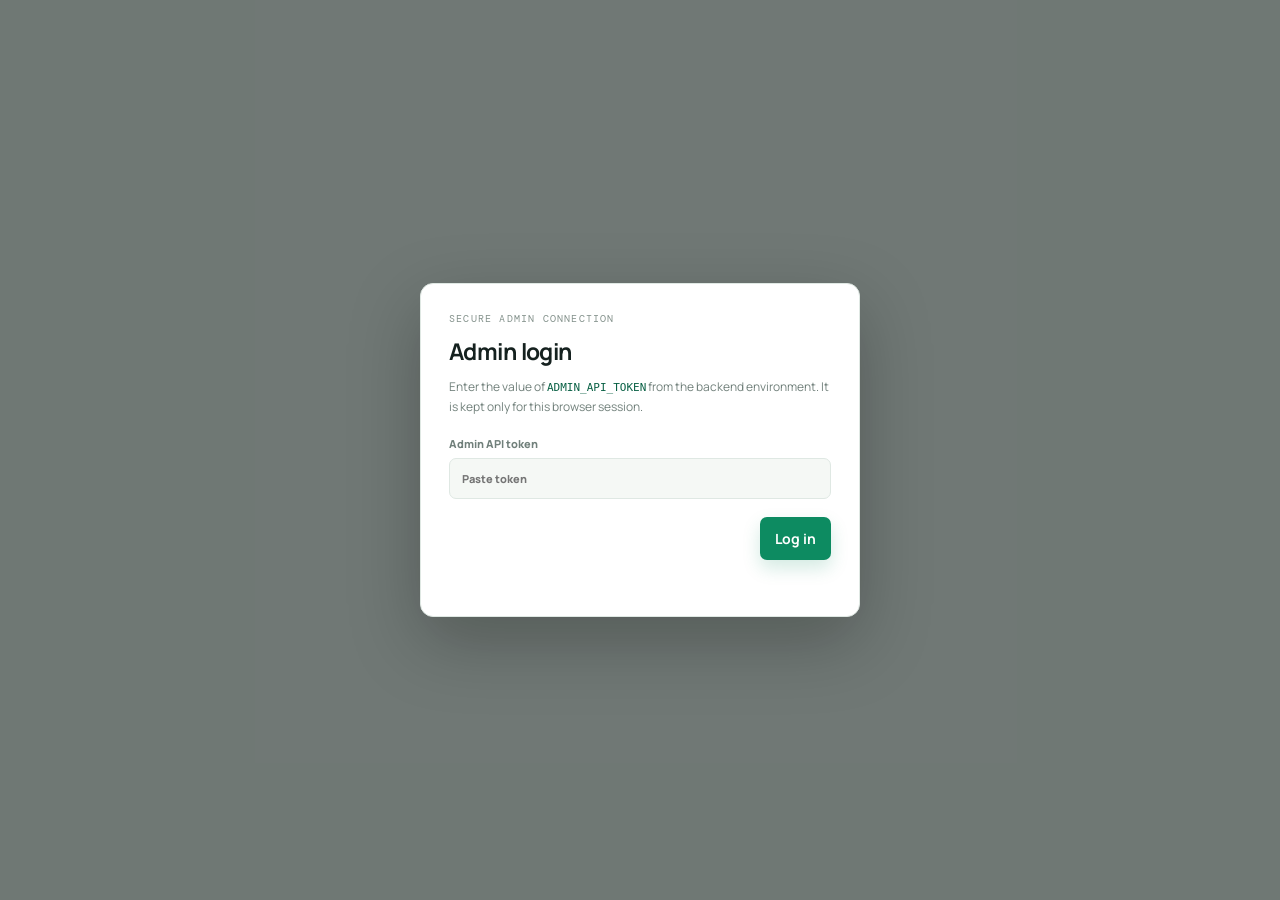
<file: admin/index.html>
<!doctype html>
<html lang="en">
<head>
    <meta charset="utf-8">
    <meta name="viewport" content="width=device-width, initial-scale=1">
    <meta name="robots" content="noindex, nofollow">
    <meta name="description" content="WIMPS operations dashboard">
    <link rel="icon" href="/favicon.ico">
    <link rel="icon" type="image/png" href="/logo-512.png">
    <title>WIMPS Admin</title>
    <link rel="stylesheet" href="admin.css">
    <style>
        .customer-email-form { max-width: 760px; gap: 20px; }
        .customer-email-form select,
        .customer-email-form textarea { display: block; width: 100%; margin-top: 7px; padding: 13px 14px; border: 1px solid var(--line); border-radius: 10px; background: transparent; color: var(--ink); line-height: 1.6; }
        .customer-email-form select[multiple] { min-height: 190px; }
        .customer-email-form .customer-message { min-height: 220px; resize: vertical; }
        .customer-email-form .image-attachments { border: 1px dashed var(--line); padding: 12px; border-radius: 10px; background: transparent; }
        .customer-email-form select:focus,
        .customer-email-form input:focus,
        .customer-email-form textarea:focus { border-color: var(--green); outline: 0; box-shadow: 0 0 0 3px rgba(8, 122, 85, .12); }
        .bulk-actions { display: flex; flex-wrap: wrap; gap: 10px; margin-top: 16px; }
    </style>
</head>
<body>
    <div class="app-shell">
        <aside class="sidebar" id="sidebar">
            <div class="brand-row">
                <a class="brand" href="#dashboard" data-view="dashboard"><span class="brand-mark">W</span><span>WIMPS</span></a>
                <button class="icon-button sidebar-close" id="sidebar-close" aria-label="Close navigation">&times;</button>
            </div>
            <div class="workspace-label">Operations</div>
            <nav class="side-nav" aria-label="Admin navigation">
                <a class="nav-link" href="#orders" data-view="orders"><span>02</span>Orders</a>
                <a class="nav-link" href="#bulk" data-view="bulk"><span>03</span>Bulk Purchase</a>
                <a class="nav-link" href="#comparison" data-view="comparison"><span>04</span>Provider Comparison</a>
                <a class="nav-link" href="#providers" data-view="providers"><span>05</span>Providers</a>
                <a class="nav-link" href="#checkers" data-view="checkers"><span>06</span>Result Checkers</a>
                <a class="nav-link" href="#wallets" data-view="wallets"><span>07</span>Provider Wallets</a>
                <a class="nav-link" href="#customers" data-view="customers"><span>08</span>Customers</a>
                <a class="nav-link" href="#wimp" data-view="wimp"><span>09</span>WIMP Rewards</a>
                <a class="nav-link" href="#email" data-view="email"><span>09</span>Email Customers</a>
                <a class="nav-link" href="#payments" data-view="payments"><span>09</span>Payments</a>
                <a class="nav-link" href="#activity" data-view="activity"><span>10</span>Activity</a>
                <a class="nav-link" href="#pricing" data-view="pricing"><span>11</span>Pricing</a>
                <a class="nav-link" href="#reports" data-view="reports"><span>12</span>Profit &amp; Reports</a>
                <a class="nav-link" href="#logs" data-view="logs"><span>13</span>API &amp; Webhook Logs</a>
                <a class="nav-link" href="#settings" data-view="settings"><span>14</span>Settings</a>
                <a class="nav-link" href="#audit" data-view="audit"><span>15</span>Audit Logs</a>
                <a class="nav-link" href="#retention" data-view="retention"><span>17</span>Data Retention</a>
            </nav>
            <div class="sidebar-footer">
                <div class="secure-note"><span class="status-dot"></span><span>Private workspace</span></div>
                <button class="logout-button" id="logout-button">Log out</button>
            </div>
        </aside>

        <div class="sidebar-scrim" id="sidebar-scrim"></div>
        <main class="main-content">
            <header class="topbar">
                <button class="icon-button menu-toggle" id="menu-toggle" aria-label="Open navigation">&#9776;</button>
                <div class="topbar-context"><span class="eyebrow">WIMPS CONTROL ROOM</span><strong id="view-title">Dashboard</strong></div>
                <div class="topbar-actions">
                    <label class="search-box"><span>Search</span><input id="global-search" type="search" placeholder="Orders, phones, references"></label>
                    <button class="icon-button theme-toggle" id="theme-toggle" aria-label="Toggle dark mode">◐</button>
                    <button class="notification-button" id="notification-button" aria-label="Notifications"><span>!</span><b>3</b></button>
                    <button class="connect-api-button" id="connect-api-button" type="button">Connect API</button>
                    <button class="profile-chip" id="profile-button"><span class="avatar">AD</span><span><strong>Admin</strong><small>Operations</small></span></button>
                </div>
            </header>

            <section class="view active" data-panel="dashboard">
                <div class="page-heading"><div><p class="eyebrow">MONDAY, 14 SEPTEMBER 2026</p><h1>Good morning, Admin.</h1><p class="muted">A clear view of sales, delivery, and provider health.</p></div><button class="primary-button" data-action="refresh">Refresh data <span>↻</span></button></div>
                <div class="notice-bar warning"><span class="notice-icon">!</span><div><strong>Provider credentials need attention</strong><p>Configure DataMart to load live prices and purchases.</p></div><button class="text-button" data-view="providers">Review providers</button></div>
                <div class="metric-grid">
                    <article class="metric-card accent"><div class="metric-label">Today's sales</div><strong class="metric-value" id="today-sales">GH₵ —</strong><p class="metric-foot">Verified transactions</p></article>
                    <article class="metric-card"><div class="metric-label">Today's profit</div><strong class="metric-value" id="today-profit">GH₵ —</strong><p class="metric-foot">Provider cost and fees</p></article>
                    <article class="metric-card"><div class="metric-label">Today's orders</div><strong class="metric-value" id="today-orders">—</strong><p class="metric-foot">Purchase transactions</p></article>
                    <article class="metric-card"><div class="metric-label">Successful</div><strong class="metric-value" id="successful-orders">—</strong><p class="metric-foot">All-time successful</p></article>
                    <article class="metric-card"><div class="metric-label">Pending</div><strong class="metric-value" id="pending-orders">—</strong><p class="metric-foot">Awaiting fulfilment</p></article>
                    <article class="metric-card"><div class="metric-label">Failed</div><strong class="metric-value" id="failed-orders">—</strong><p class="metric-foot">Requires review</p></article>
                    <article class="metric-card" id="total-users-card"><div class="metric-label">Total customers</div><strong class="metric-value" id="total-users-value">—</strong><p class="metric-foot" id="total-users-status">Admin API connection required</p><button class="metric-action" id="connect-users-button" type="button">Connect</button></article>
                </div>
                <div class="dashboard-grid">
                    <article class="panel chart-panel"><div class="panel-heading"><div><p class="eyebrow">PERFORMANCE</p><h2>Sales and profit</h2></div><select id="chart-range" aria-label="Chart range"><option value="7">Last 7 days</option><option value="30">Last 30 days</option></select></div><div class="chart-placeholder" id="sales-chart"><div class="chart-empty"><span class="chart-line"></span><strong>Connect the admin API to load analytics</strong><p>Verified order sales and profit will appear here.</p></div></div></article>
                </div>
                <div class="dashboard-grid lower-grid"><article class="panel"><div class="panel-heading"><div><p class="eyebrow">ORDER FLOW</p><h2>Recent orders</h2></div><button class="text-button" data-view="orders">Open orders</button></div><div class="recent-orders" id="recent-orders"><div class="empty-state compact"><span class="empty-icon">↗</span><strong>Connect the admin API to load orders</strong><p>Recent verified orders will appear here.</p></div></div></article><article class="panel"><div class="panel-heading"><div><p class="eyebrow">NETWORK MIX</p><h2>Data sold</h2></div></div><div class="network-bars" id="network-mix"><div class="empty-state compact"><strong>Connect the admin API to load network sales</strong></div></div><p class="data-note" id="network-mix-note">Waiting for verified transaction data.</p></article></div>
            </section>

            <section class="view" data-panel="comparison"><div class="page-heading"><div><p class="eyebrow">LIVE PRICING</p><h1>Provider comparison</h1><p class="muted">Only verified provider prices and configured fees should enter the winner calculation.</p></div><button class="primary-button" data-action="refresh">Refresh prices <span>↻</span></button></div><div class="filter-row"><select id="comparison-network"><option value="">All networks</option><option value="mtn">MTN Ghana</option><option value="telecel">Telecel Ghana</option><option value="airteltigo">AirtelTigo Ghana</option></select><select id="comparison-volume"><option value="">All bundle sizes</option><option value="1">1GB</option><option value="2">2GB</option><option value="5">5GB</option><option value="10">10GB</option></select><span class="filter-status" id="comparison-updated">Last verified update: —</span></div><div class="table-panel"><div class="responsive-table"><table><thead><tr><th>Network / bundle</th><th>Reseller</th><th>RemaData</th><th>DataMart</th><th>Total cost</th><th>Winner</th><th>Selling price</th><th>Profit</th></tr></thead><tbody id="comparison-body"><tr><td colspan="8"><div class="empty-state"><span class="empty-icon">◇</span><strong>Comparison data unavailable</strong><p>Provider keys and live bundle endpoints are required before prices can be shown.</p></div></td></tr></tbody></table></div></div></section>

            <section class="view" data-panel="providers"><div class="page-heading"><div><p class="eyebrow">PROVIDER MANAGEMENT</p><h1>Providers</h1><p class="muted">Connection state is based on configured server-side credentials.</p></div><button class="secondary-button" data-action="test-providers">Test connections</button></div><div class="provider-grid"><article class="provider-card offline"><div class="provider-top"><span class="provider-badge reseller">R</span><span class="connection offline">Not configured</span></div><h2>Reseller</h2><p>ResellerXpress data plans and order processing.</p><dl><div><dt>API key</dt><dd>Missing</dd></div><div><dt>Balance</dt><dd>Unavailable</dd></div><div><dt>Priority</dt><dd>Secondary</dd></div></dl><div class="provider-actions"><button class="secondary-button" data-view="settings">Configure</button></div></article><article class="provider-card offline"><div class="provider-top"><span class="provider-badge rema">R</span><span class="connection offline">Not configured</span></div><h2>RemaData</h2><p>Official RemaData bundle and purchase adapter.</p><dl><div><dt>API key</dt><dd>Missing</dd></div><div><dt>Balance</dt><dd>Unavailable via API</dd></div><div><dt>Priority</dt><dd>Secondary</dd></div></dl><div class="provider-actions"><button class="secondary-button" data-view="settings">Configure</button></div></article><article class="provider-card offline"><div class="provider-top"><span class="provider-badge datamart">D</span><span class="connection offline">Not configured</span></div><h2>DataMart GH</h2><p>Live bundle packages and wallet purchases from DataMart.</p><dl><div><dt>API key</dt><dd>Missing</dd></div><div><dt>Balance</dt><dd>Unavailable via API</dd></div><div><dt>Priority</dt><dd>Primary</dd></div></dl><div class="provider-actions"><button class="secondary-button" data-view="settings">Configure</button></div></article></div></section>

            <section class="view" data-panel="checkers"><div class="page-heading"><div><p class="eyebrow">DATAMART PRODUCTS</p><h1>Result checkers</h1><p class="muted">Review WAEC and BECE card stock before selling.</p></div><button class="primary-button" id="load-checkers-button" type="button">Refresh stock <span>↻</span></button></div><div class="checker-grid" id="checker-products"><div class="panel empty-state"><strong>Connect the admin API to load checker stock</strong><p>DataMart checker products will appear here.</p></div></div></section>

<section class="view" data-panel="wallets"><div class="page-heading"><div><p class="eyebrow">FINANCIAL OVERVIEW</p><h1>Provider wallets</h1><p class="muted">Balances are read from documented provider APIs. Funding providers requires their supported top-up endpoint.</p></div><button class="primary-button" data-action="refresh">Refresh all balances <span>↻</span></button></div><div class="wallet-grid"><article class="wallet-card" data-wallet-provider="paystack"><span class="provider-badge paystack">P</span><div><h2>Paystack</h2><p>Available Paystack account balance.</p></div><strong>GH₵ —</strong><small>Refresh to retrieve</small></article><article class="wallet-card" data-wallet-provider="resellerxpress"><span class="provider-badge reseller">R</span><div><h2>Reseller</h2><p>Balance endpoint available through backend.</p></div><strong>GH₵ —</strong><small>Refresh to retrieve</small></article><article class="wallet-card" data-wallet-provider="remadata"><span class="provider-badge rema">R</span><div><h2>RemaData</h2><p>Balance endpoint available when key is configured.</p></div><strong>GH₵ —</strong><small>Refresh to retrieve</small></article><article class="wallet-card" data-wallet-provider="datamart"><span class="provider-badge datamart">D</span><div><h2>DataMart GH</h2><p>Shared wallet for data and checker products.</p></div><strong>GH₵ —</strong><small>Refresh to retrieve</small></article></div></section>

            <section class="view" data-panel="pricing"><div class="page-heading"><div><p class="eyebrow">REVENUE CONTROL</p><h1>Handling fees</h1><p class="muted">Set your profit separately for each network. Checkout uses the provider bundle price plus this fee.</p></div><button class="primary-button" data-action="save-settings">Save settings</button></div><div class="settings-grid"><form class="panel settings-form" id="pricing-form"><label class="switch-label">Automatic provider selection <input name="autoProvider" type="checkbox" checked><span class="switch"></span></label></form><article class="panel formula-panel"><p class="eyebrow">CURRENT FORMULA</p><h2>Provider price + handling fee</h2><p>Users pay the original provider bundle amount plus the handling fee set for its network.</p><div class="formula"><span>Provider price</span><b>+</b><span>Handling fee</span><b>=</b><strong>Checkout total</strong></div></article></div></section>

            <section class="view" data-panel="orders"><div class="page-heading"><div><p class="eyebrow">FULFILMENT</p><h1>Orders</h1><p class="muted">Search and filter customer delivery states.</p></div><button class="secondary-button" data-action="export-orders">Export CSV</button></div><div class="filter-row"><input id="orders-search" class="filter-input" placeholder="Search order, phone, reference"><select id="orders-status"><option value="">All statuses</option><option value="pending">Pending</option><option value="completed">Success</option><option value="failed">Failed</option></select><select id="orders-network"><option value="">All networks</option><option value="mtn">MTN</option><option value="telecel">Telecel</option><option value="airteltigo">AirtelTigo</option></select></div><div class="table-panel"><div class="responsive-table"><table><thead><tr><th>Order</th><th>Customer / phone</th><th>Bundle</th><th>Provider</th><th>Amount</th><th>Status</th><th>Date</th></tr></thead><tbody id="orders-body"><tr><td colspan="7"><div class="empty-state"><span class="empty-icon">↗</span><strong>No orders loaded</strong><p>Connect an authenticated admin orders endpoint to view customer orders.</p></div></td></tr></tbody></table></div></div></section>

            <section class="view" data-panel="bulk"><div class="page-heading"><div><p class="eyebrow">OPERATIONS</p><h1>Bulk purchase</h1><p class="muted">Prepare a validated batch before payment and delivery.</p></div></div><div class="bulk-layout"><form class="panel bulk-form"><label>Network<select id="bulk-network"><option value="mtn">MTN Ghana</option><option value="telecel">Telecel Ghana</option><option value="airteltigo">AirtelTigo Ghana</option></select></label><label>Bundle<select id="bulk-bundle"><option value="">Choose a live bundle</option></select><small class="field-help">Bundles come from configured provider APIs.</small></label><label>Phone numbers<textarea placeholder="Paste one Ghana number per line"></textarea></label><button type="button" class="primary-button" data-action="validate-bulk">Validate numbers</button></form><article class="panel bulk-summary"><p class="eyebrow">BATCH SUMMARY</p><h2>Waiting for validation</h2><div class="summary-line"><span>Valid numbers</span><strong>—</strong></div><div class="summary-line"><span>Duplicates</span><strong>—</strong></div><div class="summary-line"><span>Total cost</span><strong>GH₵ —</strong></div><div class="summary-line"><span>Expected profit</span><strong>GH₵ —</strong></div><button type="button" class="secondary-button" disabled>Pay with Paystack</button></article></div></section>

            <section class="view" data-panel="reports"><div class="page-heading"><div><p class="eyebrow">REPORTING</p><h1>Profit &amp; reports</h1><p class="muted">Actual profit requires payment, provider cost, fees, and refunds.</p></div><button class="secondary-button" data-action="export">Export report</button></div><div class="metric-grid"><article class="metric-card"><div class="metric-label">Daily profit</div><strong class="metric-value">GH₵ —</strong><p class="metric-foot">Waiting for order data</p></article><article class="metric-card"><div class="metric-label">Weekly profit</div><strong class="metric-value">GH₵ —</strong><p class="metric-foot">Waiting for order data</p></article><article class="metric-card"><div class="metric-label">Monthly profit</div><strong class="metric-value">GH₵ —</strong><p class="metric-foot">Waiting for order data</p></article></div><div class="panel report-note"><h2>Profit formula</h2><p>Actual profit = amount paid − provider cost − provider fees − payment fees − refunds.</p></div></section>

            <section class="view generic-view" data-panel="customers"><div class="page-heading"><div><p class="eyebrow">CUSTOMER CARE</p><h1>Customers</h1><p class="muted">Authenticated customer directory.</p></div></div><div class="table-panel"><div class="responsive-table"><table><thead><tr><th>Name</th><th>Email</th><th>Balance</th><th>Referrals</th><th>Referral credit</th><th>Member since</th><th>Actions</th></tr></thead><tbody id="customers-body"><tr><td colspan="7"><div class="empty-state"><span class="empty-icon">◎</span><strong>Connect the admin API</strong><p>Use the dashboard Connect button to load customers.</p></div></td></tr></tbody></table></div></div></section>

            <section class="view generic-view" data-panel="wimp"><div class="page-heading"><div><p class="eyebrow">LOYALTY CONTROLS</p><h1>WIMP Rewards</h1><p class="muted">Promotional points only. They are not money, electronic money, cryptocurrency, or an investment.</p></div><button class="primary-button" id="wimp-refresh-button" type="button">Refresh WIMP data</button></div><div class="settings-grid"><form class="panel settings-form" id="wimp-settings-form"><label class="switch-label">Rewards enabled <input name="enabled" type="checkbox"><span class="switch"></span></label><label class="switch-label">Redemption enabled <input name="redemptionEnabled" type="checkbox"><span class="switch"></span></label><label class="switch-label">Auto-complete pending orders <input name="autoCompleteEnabled" type="checkbox"><span class="switch"></span></label><label>Auto-complete after (hours)<input name="autoCompleteHours" type="number" min="1" max="168" step="1" required></label><label>Reward per completed purchase<input name="rewardPerCompletedPurchase" type="number" min="0" step="0.01" required></label><label>Minimum WIMP redemption<input name="minimumRedemption" type="number" min="0" step="0.01" required></label><label>Maximum discount per order<input name="maximumDiscount" type="number" min="0" step="0.01" required></label><button class="primary-button" type="submit">Save WIMP settings</button></form><form class="panel settings-form" id="wimp-token-form"><h2>Platform token controls</h2><label class="switch-label">Token enabled <input name="tokenEnabled" type="checkbox"><span class="switch"></span></label><label class="switch-label">Token purchases enabled <input name="tokenPurchaseEnabled" type="checkbox"><span class="switch"></span></label><label class="switch-label">Token spending enabled <input name="tokenSpendEnabled" type="checkbox"><span class="switch"></span></label><label>Minimum purchase<input name="tokenMinPurchase" type="number" min="0" step="0.01" required></label><label>Maximum purchase<input name="tokenMaxPurchase" type="number" min="0" step="0.01" required></label><label>Minimum spend<input name="tokenMinSpend" type="number" min="0" step="0.01" required></label><label>Buy fee (%)<input name="tokenBuyFeePercent" type="number" min="0" max="100" step="0.01" required></label><label>Sell fee (%)<input name="tokenSellFeePercent" type="number" min="0" max="100" step="0.01" required></label><button class="secondary-button" type="submit">Save token rules</button></form><form class="panel settings-form" id="wimp-adjust-form"><h2>Manual adjustment</h2><label>Customer email<input name="email" type="email" required></label><label>Direction<select name="direction"><option value="credit">Credit</option><option value="debit">Debit</option></select></label><label>Amount<input name="amount" type="number" min="0.01" step="0.01" required></label><label>Reason<textarea name="reason" required maxlength="500"></textarea></label><button class="secondary-button" type="submit">Record adjustment</button></form></div><div class="table-panel"><div class="responsive-table"><table><thead><tr><th>User</th><th>Type</th><th>Amount</th><th>Balance after</th><th>Reason</th><th>Date</th></tr></thead><tbody id="wimp-transactions-body"><tr><td colspan="6">Connect the admin API to load WIMP transactions.</td></tr></tbody></table></div></div></section>

            <section class="view generic-view" data-panel="email"><div class="page-heading"><div><p class="eyebrow">CUSTOMER CARE</p><h1>Email customers</h1><p class="muted">Choose one customer, several customers, or the full customer list.</p></div></div><form class="panel settings-form customer-email-form" id="customer-email-form"><label>Choose customers <span>Use Ctrl/Cmd to select several</span><select name="recipients" multiple size="8"><option value="">Connect the admin API to load customers</option></select></label><label class="switch-label">Send to all customers <input name="allCustomers" type="checkbox"><span class="switch"></span></label><label>Subject<input name="subject" type="text" required placeholder="Subject"></label><label>Message<textarea class="customer-message" name="message" rows="10" required placeholder="Write your message here..."></textarea></label><label class="image-attachments">Attach images <small>PNG, JPG, GIF, or WebP up to 5 MB each</small><input name="attachments" type="file" accept="image/png,image/jpeg,image/gif,image/webp" multiple></label><button type="submit" class="primary-button" data-action="send-email">Send email</button></form></section>
            <section class="view generic-view" data-panel="payments"><div class="page-heading"><div><p class="eyebrow">PAYSTACK</p><h1>Payments</h1><p class="muted">Payment records from the protected transaction store.</p></div></div><div class="table-panel"><div class="responsive-table"><table><thead><tr><th>Reference</th><th>Customer</th><th>Method</th><th>Amount</th><th>Status</th><th>Date</th></tr></thead><tbody id="payments-body"><tr><td colspan="6"><div class="empty-state"><span class="empty-icon">₵</span><strong>Connect the admin API</strong><p>Payment records will load after authentication.</p></div></td></tr></tbody></table></div></div></section>
            <section class="view generic-view" data-panel="activity"><div class="page-heading"><div><p class="eyebrow">LIVE AUDIT</p><h1>Activity</h1><p class="muted">Accounts, referrals, deposits, purchases, and delivery activity.</p></div></div><div class="table-panel"><div class="responsive-table"><table><thead><tr><th>Activity</th><th>Customer</th><th>Reference / referral</th><th>Status</th><th>Date</th></tr></thead><tbody id="activity-body"><tr><td colspan="5">Connect the admin API to load activity.</td></tr></tbody></table></div></div></section>
            <section class="view generic-view" data-panel="logs"><div class="page-heading"><div><p class="eyebrow">OBSERVABILITY</p><h1>API &amp; webhook logs</h1><p class="muted">Sensitive keys and passwords are never shown here.</p></div></div><div class="panel full-empty empty-state"><span class="empty-icon">≋</span><strong>No logs loaded</strong><p>Connect secured log endpoints to inspect provider latency and webhook events.</p></div></section>
            <section class="view generic-view" data-panel="settings"><div class="page-heading"><div><p class="eyebrow">CONFIGURATION</p><h1>Settings</h1><p class="muted">Credentials belong in server environment variables, never in this browser.</p></div></div><div class="panel security-panel"><span class="lock-mark">◆</span><div><h2>Secrets stay server-side</h2><p>Provider API keys, Paystack secret keys, and SMTP credentials cannot be edited or displayed from this static frontend.</p></div><button class="secondary-button" data-action="toast">View setup guide</button></div></section>
            <section class="view generic-view" data-panel="audit"><div class="page-heading"><div><p class="eyebrow">ACCOUNTABILITY</p><h1>Audit logs</h1><p class="muted">Administrative actions should be recorded by the secured backend.</p></div></div><div class="panel full-empty empty-state"><span class="empty-icon">◌</span><strong>Audit feed unavailable</strong><p>No browser-side action can create a trusted audit trail.</p></div></section>
            <section class="view generic-view" data-panel="retention"><div class="page-heading"><div><p class="eyebrow">DATABASE MAINTENANCE</p><h1>Data retention</h1><p class="muted">Run this cleanup weekly to remove customer accounts and transaction history from the active database.</p></div></div><article class="panel retention-panel"><div><span class="eyebrow">IRREVERSIBLE ACTION</span><h2>Delete all users and transactions</h2><p>This removes every user, wallet balance, and transaction record from MongoDB or local fallback storage. It cannot be undone.</p><label class="retention-confirm-label" for="retention-confirmation">Type <strong>DELETE ALL DATA</strong> to confirm<input id="retention-confirmation" type="text" autocomplete="off" placeholder="DELETE ALL DATA"></label></div><button class="danger-button" id="purge-data-button" type="button">Delete all users and transactions</button><p class="retention-status" id="retention-status" role="status"></p></article></section>
        </main>
    </div>
    <div class="api-dialog" id="api-dialog" aria-hidden="true">
        <div class="api-dialog-card" role="dialog" aria-modal="true" aria-labelledby="api-dialog-title">
            <p class="eyebrow">SECURE ADMIN CONNECTION</p>
            <h2 id="api-dialog-title">Admin login</h2>
            <p class="muted">Enter the value of <code>ADMIN_API_TOKEN</code> from the backend environment. It is kept only for this browser session.</p>
            <label class="api-token-label" for="admin-api-token">Admin API token<input id="admin-api-token" type="password" autocomplete="off" placeholder="Paste token"></label>
            <div class="api-dialog-actions"><button class="primary-button" id="api-dialog-submit" type="button">Log in</button></div>
            <p class="api-dialog-error" id="api-dialog-error" role="alert"></p>
        </div>
    </div>
    <div class="toast" id="toast" role="status" aria-live="polite"></div>
    <script src="../config.js?v=5"></script>
    <script src="https://js.paystack.co/v1/inline.js"></script>
    <script src="admin.js?v=5"></script>
    <script>
      if ('serviceWorker' in navigator) {
        window.addEventListener('load', () => {
          navigator.serviceWorker.register('/sw.js')
            .then(reg => console.log('SW registered:', reg.scope))
            .catch(err => console.log('SW registration failed:', err));
        });
      }
    </script>
</body>
</html>
</file>
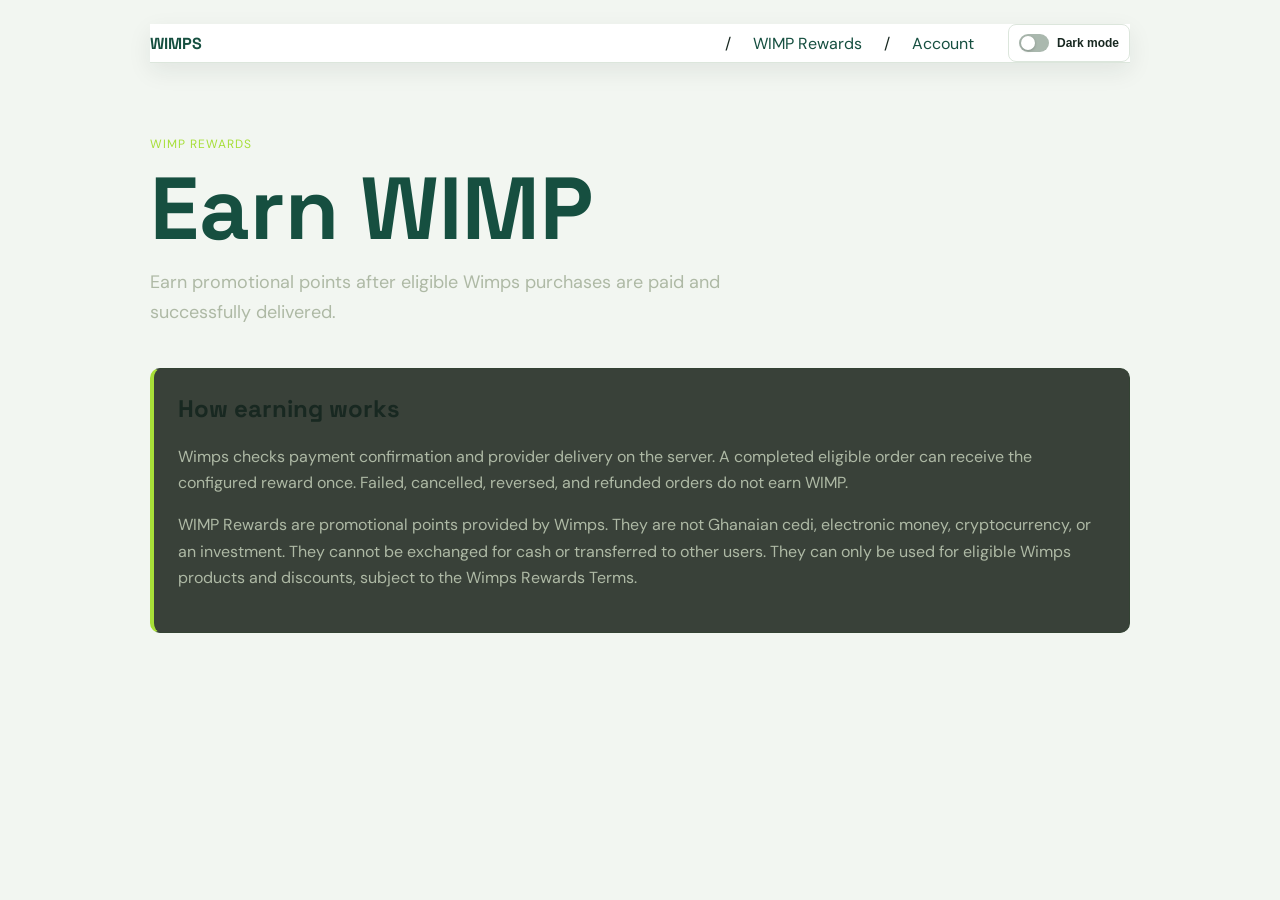
<file: wimp-earn.html>
<!doctype html>
<html lang="en-GH">
<head>
  <meta charset="utf-8">
  <meta name="viewport" content="width=device-width, initial-scale=1">
  <link rel="icon" href="/favicon.ico">
  <link rel="icon" type="image/png" href="/logo-512.png">
  <meta name="description" content="Learn how to earn WIMP Rewards on WIMPS Ghana. Earn promotional points after eligible data bundle purchases are paid and successfully delivered.">
  <meta name="robots" content="noindex, nofollow">
  <meta name="theme-color" content="#F39C12">
  <link rel="canonical" href="https://wimps.store/wimp-earn.html">
  <meta property="og:type" content="website">
  <meta property="og:image" content="https://wimps.store/og-image.png">
  <meta name="twitter:card" content="summary_large_image">
  <meta name="twitter:image" content="https://wimps.store/og-image.png">
  <title>Earn WIMP | WIMPS Ghana</title>
  <link rel="preload" as="style" href="wimp-rewards.css">
  <link rel="stylesheet" href="wimp-rewards.css">
  <link rel="stylesheet" href="responsive.css">
</head>
<body>
  <main class="rewards-shell" role="main">
    <nav role="navigation" aria-label="Breadcrumb">
      <a href="index.html">WIMPS</a>
      <span aria-hidden="true">/</span>
      <a href="wimp-rewards.html">WIMP Rewards</a>
      <span aria-hidden="true">/</span>
      <a href="account.html">Account</a>
    </nav>
    <header class="rewards-header">
      <p class="eyebrow">WIMP REWARDS</p>
      <h1>Earn WIMP</h1>
      <p>Earn promotional points after eligible Wimps purchases are paid and successfully delivered.</p>
    </header>
    <section class="notice-panel">
      <h2>How earning works</h2>
      <p>Wimps checks payment confirmation and provider delivery on the server. A completed eligible order can receive the configured reward once. Failed, cancelled, reversed, and refunded orders do not earn WIMP.</p>
      <p>WIMP Rewards are promotional points provided by Wimps. They are not Ghanaian cedi, electronic money, cryptocurrency, or an investment. They cannot be exchanged for cash or transferred to other users. They can only be used for eligible Wimps products and discounts, subject to the Wimps Rewards Terms.</p>
    </section>
  </main>
  <script src="config.js"></script>
  <script>
    if ('serviceWorker' in navigator) {
      window.addEventListener('load', () => {
        navigator.serviceWorker.register('/sw.js')
          .then(reg => console.log('SW registered:', reg.scope))
          .catch(err => console.log('SW registration failed:', err));
      });
    }
  </script>
</body>
</html>
</file>
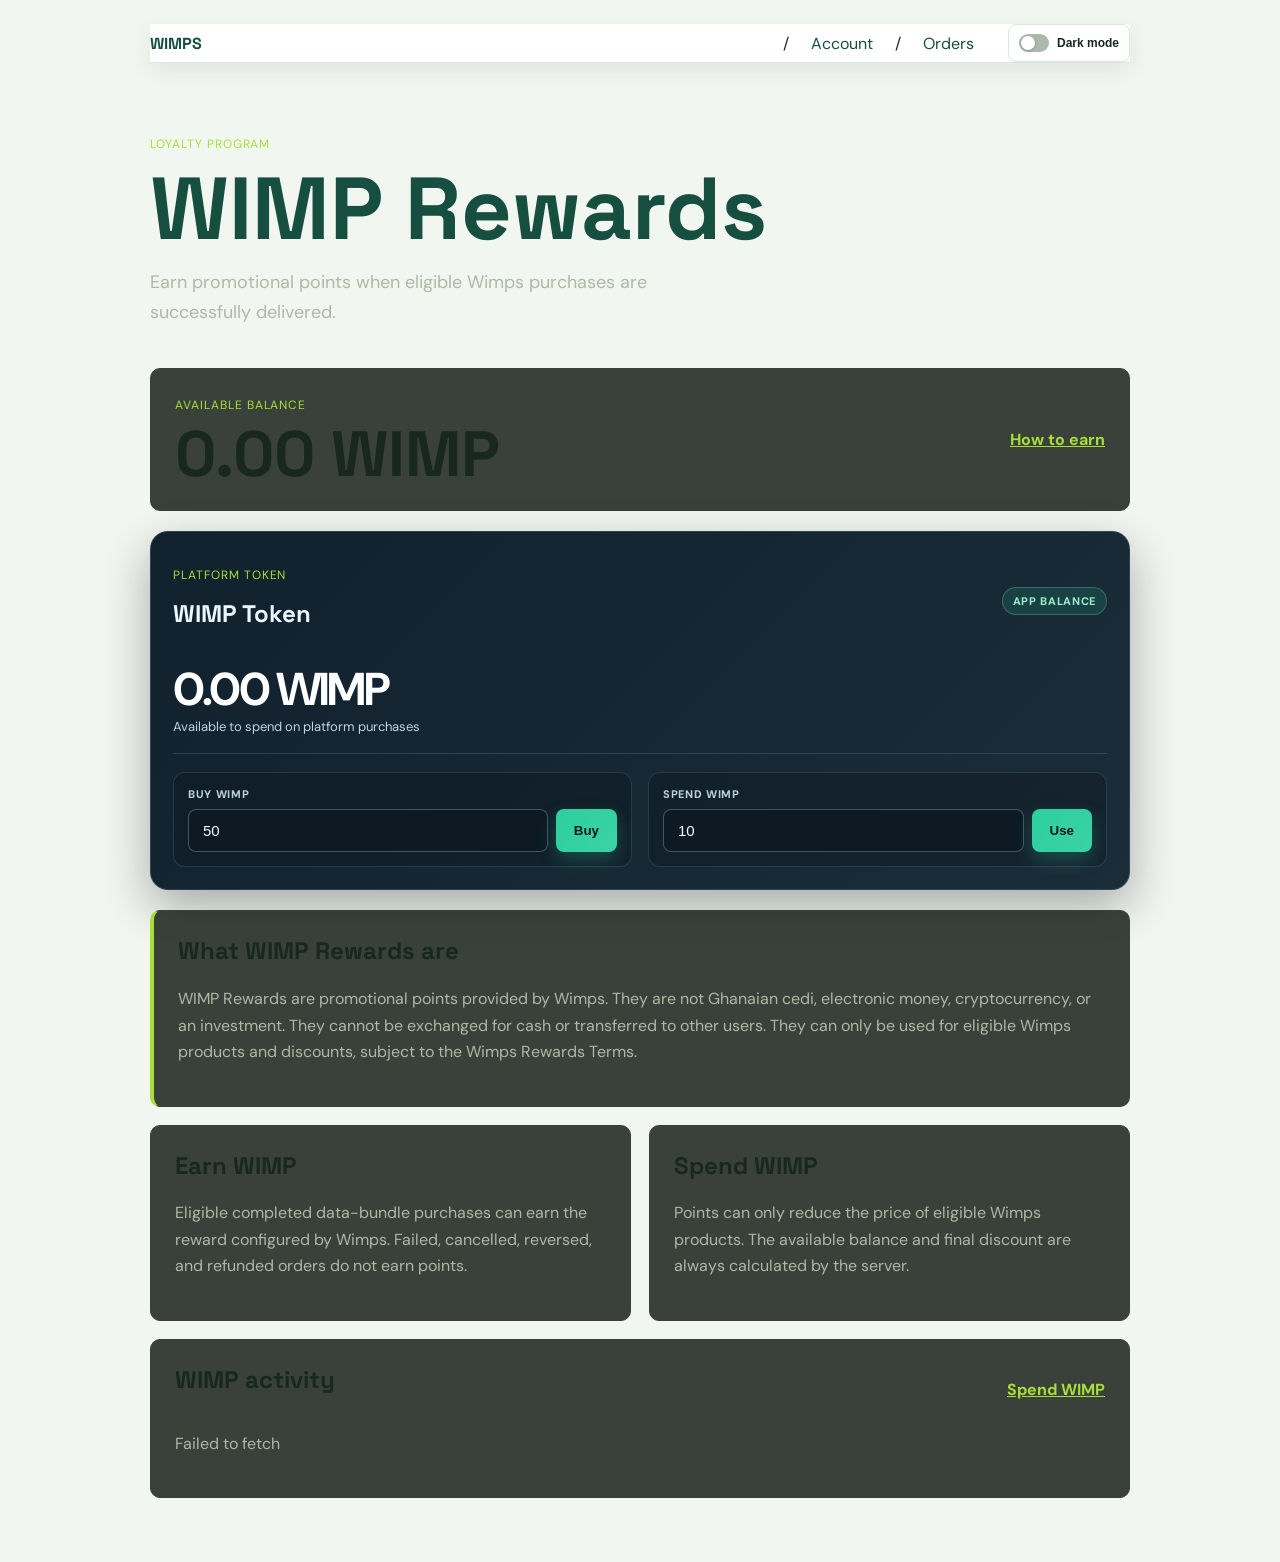
<file: wimp-rewards.html>
<!doctype html>
<html lang="en-GH">
<head>
  <meta charset="utf-8">
  <meta name="viewport" content="width=device-width, initial-scale=1">
  <link rel="icon" href="/favicon.ico">
  <link rel="icon" type="image/png" href="/logo-512.png">
  <meta name="description" content="View your WIMP Rewards balance and activity on WIMPS Ghana. Earn promotional points on eligible data bundle purchases and redeem for discounts.">
  <meta name="robots" content="noindex, nofollow">
  <meta name="theme-color" content="#F39C12">
  <link rel="canonical" href="https://wimps.store/wimp-rewards.html">
  <meta property="og:type" content="website">
  <meta property="og:image" content="https://wimps.store/og-image.png">
  <meta name="twitter:card" content="summary_large_image">
  <meta name="twitter:image" content="https://wimps.store/og-image.png">
  <title>WIMP Rewards | WIMPS Ghana</title>
  <link rel="preload" as="style" href="wimp-rewards.css">
  <link rel="stylesheet" href="wimp-rewards.css">
  <link rel="stylesheet" href="responsive.css">
</head>
<body>
  <main class="rewards-shell" role="main">
    <nav role="navigation" aria-label="Breadcrumb">
      <a href="index.html">WIMPS</a>
      <span aria-hidden="true">/</span>
      <a href="account.html">Account</a>
      <span aria-hidden="true">/</span>
      <a href="history.html">Orders</a>
    </nav>
    <header class="rewards-header">
      <p class="eyebrow">LOYALTY PROGRAM</p>
      <h1>WIMP Rewards</h1>
      <p>Earn promotional points when eligible Wimps purchases are successfully delivered.</p>
    </header>
    <section class="rewards-balance" aria-live="polite" aria-label="WIMP rewards balance">
      <div><span class="label">Available balance</span><strong id="wimp-page-balance">0.00 WIMP</strong></div>
      <a href="wimp-earn.html">How to earn</a>
    </section>

    <section class="token-card" aria-label="WIMP token balance">
      <div class="token-header">
        <div>
          <p class="eyebrow">PLATFORM TOKEN</p>
          <h2>WIMP Token</h2>
        </div>
        <span class="token-badge">App balance</span>
      </div>
      <div class="token-balance-row">
        <strong id="wimp-token-balance">0.00 WIMP</strong>
        <span>Available to spend on platform purchases</span>
      </div>
      <div class="token-actions">
        <form id="wimp-buy-form" class="token-form">
          <label for="token-buy-amount">Buy WIMP</label>
          <div class="token-input-row">
            <input id="token-buy-amount" type="number" min="1" step="1" value="50" aria-label="WIMP purchase amount">
            <button type="submit">Buy</button>
          </div>
        </form>
        <form id="wimp-spend-form" class="token-form">
          <label for="token-spend-amount">Spend WIMP</label>
          <div class="token-input-row">
            <input id="token-spend-amount" type="number" min="1" step="1" value="10" aria-label="WIMP spend amount">
            <button type="submit">Use</button>
          </div>
        </form>
      </div>
    </section>
    <section class="notice-panel">
      <h2>What WIMP Rewards are</h2>
      <p>WIMP Rewards are promotional points provided by Wimps. They are not Ghanaian cedi, electronic money, cryptocurrency, or an investment. They cannot be exchanged for cash or transferred to other users. They can only be used for eligible Wimps products and discounts, subject to the Wimps Rewards Terms.</p>
    </section>
    <section class="rules-grid">
      <article><h2>Earn WIMP</h2><p>Eligible completed data-bundle purchases can earn the reward configured by Wimps. Failed, cancelled, reversed, and refunded orders do not earn points.</p></article>
      <article><h2>Spend WIMP</h2><p>Points can only reduce the price of eligible Wimps products. The available balance and final discount are always calculated by the server.</p></article>
    </section>
    <section class="ledger-panel">
      <div class="section-heading"><h2>WIMP activity</h2><a href="wimp-spend.html">Spend WIMP</a></div>
      <div id="wimp-ledger" aria-live="polite"><p>Sign in to view your WIMP activity.</p></div>
    </section>
  </main>
  <script src="config.js"></script>
  <script src="wimp-rewards.js"></script>
  <style>
    .token-card {
      background: linear-gradient(135deg, #11212d 0%, #1a2d39 100%);
      border: 1px solid rgba(146, 175, 194, 0.2);
      border-radius: 18px;
      box-shadow: 0 18px 48px rgba(8, 15, 20, 0.32);
      padding: 22px;
      margin: 20px 0;
      color: #edf7ff;
    }
    .token-header {
      display: flex;
      align-items: center;
      justify-content: space-between;
      gap: 16px;
      margin-bottom: 18px;
    }
    .token-badge {
      display: inline-flex;
      align-items: center;
      padding: 6px 10px;
      background: rgba(45, 207, 157, 0.15);
      color: #9bf0ce;
      border: 1px solid rgba(155, 240, 206, 0.25);
      border-radius: 999px;
      font-size: 11px;
      font-weight: 700;
      letter-spacing: 0.06em;
      text-transform: uppercase;
    }
    .token-balance-row {
      display: flex;
      flex-direction: column;
      gap: 6px;
      padding-bottom: 18px;
      border-bottom: 1px solid rgba(166, 194, 210, 0.18);
    }
    .token-balance-row strong {
      font-size: clamp(30px, 4vw, 46px);
      letter-spacing: -0.05em;
      line-height: 1;
      color: #ffffff;
    }
    .token-balance-row span {
      color: #bfd4df;
      font-size: 13px;
    }
    .token-actions {
      display: grid;
      grid-template-columns: repeat(2, minmax(0, 1fr));
      gap: 16px;
      margin-top: 18px;
    }
    .token-form {
      display: flex;
      flex-direction: column;
      gap: 8px;
      padding: 14px;
      background: rgba(10, 17, 24, 0.28);
      border: 1px solid rgba(165, 192, 210, 0.17);
      border-radius: 12px;
      color: #edf7ff;
    }
    .token-form label {
      font-size: 11px;
      font-weight: 800;
      letter-spacing: 0.06em;
      text-transform: uppercase;
      color: #b8d1db;
    }
    .token-input-row {
      display: flex;
      gap: 8px;
    }
    .token-input-row input {
      flex: 1;
      width: 100%;
      min-width: 0;
      border: 1px solid rgba(152, 178, 194, 0.38);
      border-radius: 10px;
      padding: 12px 14px;
      font-size: 15px;
      background: #0d1a23;
      color: #f5fbff;
      box-sizing: border-box;
    }
    .token-input-row input::placeholder {
      color: #9ab3c5;
    }
    .token-input-row input:focus {
      outline: 2px solid rgba(111, 205, 175, 0.45);
      border-color: rgba(111, 205, 175, 0.8);
      background: #101f2b;
    }
    .token-input-row button {
      border: none;
      border-radius: 10px;
      background: linear-gradient(135deg, #2dcf9d 0%, #3bd2a7 100%);
      color: #071820;
      font-weight: 800;
      padding: 12px 18px;
      cursor: pointer;
      box-shadow: 0 8px 18px rgba(42, 207, 157, 0.25);
    }
    @media (max-width: 640px) {
      .token-actions { grid-template-columns: 1fr; }
      .token-input-row { flex-direction: column; }
      .token-input-row button { width: 100%; }
    }
  </style>
  <script>
    if ('serviceWorker' in navigator) {
      window.addEventListener('load', () => {
        navigator.serviceWorker.register('/sw.js')
          .then(reg => console.log('SW registered:', reg.scope))
          .catch(err => console.log('SW registration failed:', err));
      });
    }
  </script>
</body>
</html>
</file>
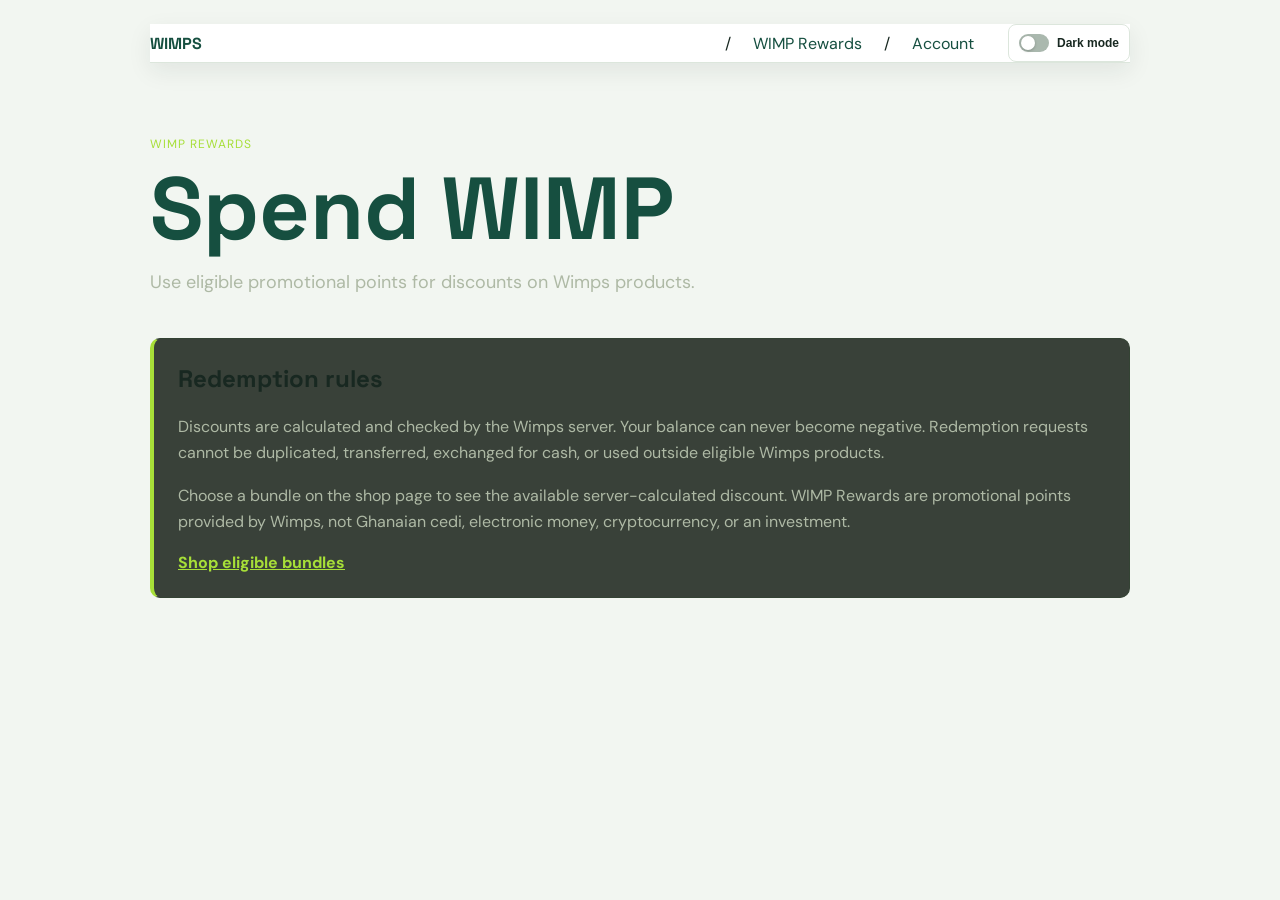
<file: wimp-spend.html>
<!doctype html>
<html lang="en-GH">
<head>
  <meta charset="utf-8">
  <meta name="viewport" content="width=device-width, initial-scale=1">
  <link rel="icon" href="/favicon.ico">
  <link rel="icon" type="image/png" href="/logo-512.png">
  <meta name="description" content="Spend your WIMP Rewards on WIMPS Ghana. Use promotional points for discounts on eligible data bundles and products.">
  <meta name="robots" content="noindex, nofollow">
  <meta name="theme-color" content="#F39C12">
  <link rel="canonical" href="https://wimps.store/wimp-spend.html">
  <meta property="og:type" content="website">
  <meta property="og:image" content="https://wimps.store/og-image.png">
  <meta name="twitter:card" content="summary_large_image">
  <meta name="twitter:image" content="https://wimps.store/og-image.png">
  <title>Spend WIMP | WIMPS Ghana</title>
  <link rel="preload" as="style" href="wimp-rewards.css">
  <link rel="stylesheet" href="wimp-rewards.css">
  <link rel="stylesheet" href="responsive.css">
</head>
<body>
  <main class="rewards-shell" role="main">
    <nav role="navigation" aria-label="Breadcrumb">
      <a href="index.html">WIMPS</a>
      <span aria-hidden="true">/</span>
      <a href="wimp-rewards.html">WIMP Rewards</a>
      <span aria-hidden="true">/</span>
      <a href="account.html">Account</a>
    </nav>
    <header class="rewards-header">
      <p class="eyebrow">WIMP REWARDS</p>
      <h1>Spend WIMP</h1>
      <p>Use eligible promotional points for discounts on Wimps products.</p>
    </header>
    <section class="notice-panel">
      <h2>Redemption rules</h2>
      <p>Discounts are calculated and checked by the Wimps server. Your balance can never become negative. Redemption requests cannot be duplicated, transferred, exchanged for cash, or used outside eligible Wimps products.</p>
      <p>Choose a bundle on the shop page to see the available server-calculated discount. WIMP Rewards are promotional points provided by Wimps, not Ghanaian cedi, electronic money, cryptocurrency, or an investment.</p>
      <a href="mtn.html" style="color:var(--green);font-weight:700">Shop eligible bundles</a>
    </section>
  </main>
  <script src="config.js"></script>
  <script>
    if ('serviceWorker' in navigator) {
      window.addEventListener('load', () => {
        navigator.serviceWorker.register('/sw.js')
          .then(reg => console.log('SW registered:', reg.scope))
          .catch(err => console.log('SW registration failed:', err));
      });
    }
  </script>
</body>
</html>
</file>
<file: admin/admin.css>
@import url('https://fonts.googleapis.com/css2?family=DM+Mono:wght@400;500&family=Manrope:wght@400;500;600;700;800&display=swap');

:root { --ink:#15211f; --muted:#71807b; --line:#dfe8e3; --paper:#f5f8f5; --card:#fff; --green:#0d8b61; --green-dark:#086044; --mint:#dff4ea; --yellow:#f4c95d; --red:#c85b54; --sidebar:#102522; --shadow:0 16px 40px rgba(27,58,46,.08); }
* { box-sizing:border-box; }
html { scroll-behavior:smooth; }
body { margin:0; background:var(--paper); color:var(--ink); font-family:'Manrope',sans-serif; font-size:14px; overflow-x:hidden; }
button,input,select,textarea { font:inherit; }
button { cursor:pointer; }
a { color:inherit; text-decoration:none; }
.app-shell { display:flex; min-height:100vh; }
body:not(.admin-authenticated) .app-shell { display:none; }
.sidebar { background:var(--sidebar); color:#e7f4ed; display:flex; flex-direction:column; flex:0 0 258px; min-height:100vh; padding:26px 16px 18px; position:sticky; top:0; height:100vh; overflow-y:auto; overflow-x:hidden; z-index:20; scrollbar-width:thin; scrollbar-color:#42665a transparent; }
.sidebar::-webkit-scrollbar { width:6px; }
.sidebar::-webkit-scrollbar-track { background:transparent; }
.sidebar::-webkit-scrollbar-thumb { background:#42665a; border-radius:8px; }
.brand-row { display:flex; align-items:center; justify-content:space-between; padding:0 10px 32px; }
.brand { display:flex; align-items:center; gap:10px; font-weight:800; letter-spacing:.08em; }
.brand-mark { display:grid; place-items:center; width:32px; height:32px; border-radius:9px; background:var(--yellow); color:var(--sidebar); font-weight:800; }
.sidebar-close,.menu-toggle { display:none; }
.workspace-label,.eyebrow { color:#84928c; font-family:'DM Mono',monospace; font-size:10px; letter-spacing:.12em; text-transform:uppercase; }
.workspace-label { padding:0 12px 12px; }
.side-nav { display:grid; gap:3px; }
.nav-link { display:flex; align-items:center; gap:12px; border-radius:9px; color:#aebdb7; padding:11px 12px; font-size:12px; font-weight:600; transition:.2s ease; }
.nav-link span { color:#60736c; font-family:'DM Mono',monospace; font-size:10px; }
.nav-link:hover,.nav-link.active { background:#1d3a32; color:#fff; }
.nav-link.active { box-shadow:inset 3px 0 var(--yellow); }
.sidebar-footer { margin-top:auto; padding:18px 10px 0; border-top:1px solid rgba(255,255,255,.09); }
.secure-note { color:#9bb0a7; display:flex; align-items:center; gap:8px; font-size:11px; margin-bottom:16px; }
.status-dot { width:7px; height:7px; background:#5ed19d; border-radius:50%; box-shadow:0 0 0 4px rgba(94,209,157,.12); }
.logout-button { width:100%; background:none; border:1px solid rgba(255,255,255,.15); color:#c8d5cf; padding:10px; border-radius:7px; }
.main-content { min-width:0; flex:1; }
.topbar { height:80px; display:flex; align-items:center; justify-content:space-between; gap:22px; padding:0 clamp(22px,4vw,60px); background:rgba(245,248,245,.9); border-bottom:1px solid var(--line); position:sticky; top:0; z-index:10; backdrop-filter:blur(14px); }
.topbar-context { display:flex; align-items:baseline; gap:15px; min-width:170px; }
.topbar-context strong { font-size:14px; }
.topbar-actions { display:flex; align-items:center; gap:14px; }
.search-box { display:flex; align-items:center; gap:8px; color:var(--muted); background:#fff; border:1px solid var(--line); padding:8px 12px; border-radius:8px; }
.search-box span { color:#a4b0ac; font-size:11px; }
.search-box input { width:170px; border:0; outline:0; color:var(--ink); }
.icon-button,.notification-button { border:0; background:transparent; color:var(--ink); }
.icon-button { width:35px; height:35px; border-radius:8px; }
.icon-button:hover { background:var(--mint); }
.notification-button { position:relative; font-size:19px; }
.notification-button span { color:var(--green); }
.notification-button b { position:absolute; top:-5px; right:-7px; display:grid; place-items:center; width:16px; height:16px; border-radius:50%; background:var(--red); color:white; font-size:9px; }
.profile-chip { border:0; background:transparent; display:flex; align-items:center; gap:9px; text-align:left; padding:3px; }
.avatar { display:grid; place-items:center; width:34px; height:34px; border-radius:50%; background:#c5e9d6; color:var(--green-dark); font-size:11px; font-weight:800; }
.profile-chip strong,.profile-chip small { display:block; }
.profile-chip strong { font-size:12px; }
.profile-chip small { color:var(--muted); font-size:10px; margin-top:2px; }
.view { display:none; padding:42px clamp(22px,4vw,60px) 64px; max-width:1600px; margin:auto; }
.view.active { display:block; }
.page-heading { display:flex; align-items:flex-end; justify-content:space-between; gap:25px; margin-bottom:28px; }
h1,h2,h3,p { margin-top:0; }
h1 { font-size:clamp(27px,3vw,42px); letter-spacing:-.04em; margin:7px 0 8px; }
h2 { font-size:18px; letter-spacing:-.025em; margin:4px 0; }
.muted { color:var(--muted); line-height:1.6; margin:0; }
.primary-button,.secondary-button,.text-button { border-radius:7px; font-weight:700; border:1px solid transparent; padding:11px 14px; }
.primary-button { background:var(--green); color:white; box-shadow:0 8px 18px rgba(13,139,97,.18); }
.secondary-button { background:#fff; border-color:var(--line); color:var(--ink); }
.text-button { background:none; padding:5px 0; color:var(--green-dark); }
.primary-button span { margin-left:8px; font-size:16px; }
.notice-bar { display:flex; align-items:center; gap:13px; border:1px solid #f1dda1; background:#fff9e6; padding:14px 16px; border-radius:10px; margin-bottom:22px; }
.notice-icon { display:grid; place-items:center; width:26px; height:26px; border-radius:50%; background:var(--yellow); font-weight:800; }
.notice-bar div { flex:1; }
.notice-bar strong { font-size:12px; }
.notice-bar p { margin:3px 0 0; color:#86744b; font-size:11px; }
.metric-grid { display:grid; grid-template-columns:repeat(6,minmax(0,1fr)); gap:12px; }
.metric-card,.panel,.provider-card,.wallet-card,.table-panel { background:var(--card); border:1px solid var(--line); border-radius:11px; box-shadow:var(--shadow); }
.metric-card { min-height:136px; padding:18px; }
.metric-card.accent { border-top:3px solid var(--green); }
.metric-label { color:var(--muted); font-size:11px; font-weight:700; line-height:1.5; }
.metric-value { display:block; font-size:25px; margin:21px 0 10px; letter-spacing:-.04em; }
.metric-foot { color:#9aa7a1; font-size:10px; margin:0; }
.metric-action { margin-top:10px; padding:0; border:0; background:none; color:var(--green-dark); font-size:10px; font-weight:800; }
.trend { float:right; font-size:9px; font-weight:600; }
.trend.neutral { color:#a4afaa; }
.dashboard-grid { display:grid; grid-template-columns:minmax(0,1.45fr) minmax(0,1fr); gap:16px; margin-top:16px; }
.lower-grid { grid-template-columns:1fr 1fr; }
.panel { padding:22px; }
.panel-heading { display:flex; align-items:flex-start; justify-content:space-between; gap:14px; margin-bottom:20px; }
.panel-heading select,.filter-row select,.filter-input { background:#fff; border:1px solid var(--line); border-radius:7px; color:var(--muted); padding:9px 11px; outline:0; }
.chart-panel { min-height:338px; }
.chart-placeholder { height:240px; border-radius:8px; background:linear-gradient(180deg,#f8fbf9,#fff); position:relative; overflow:hidden; }
.chart-placeholder:before { content:""; position:absolute; inset:20px; background:repeating-linear-gradient(to bottom,transparent 0 45px,#e5eee9 46px 47px); }
.chart-empty { position:absolute; inset:0; display:grid; place-content:center; text-align:center; color:var(--muted); z-index:1; }
.chart-empty strong { color:var(--ink); font-size:13px; margin-top:50px; }
.chart-empty p { font-size:11px; margin:6px 0; }
.chart-line { position:absolute; width:210px; height:80px; border-top:2px solid var(--green); border-radius:50%; transform:rotate(-12deg); opacity:.4; }
.chart-bars { position:absolute; inset:20px; display:flex; align-items:flex-end; justify-content:space-between; gap:5px; border-bottom:1px solid #dfe8e3; }
.chart-day { display:flex; align-items:center; flex:1; min-width:0; height:100%; flex-direction:column; justify-content:flex-end; gap:5px; }
.chart-columns { display:flex; align-items:flex-end; justify-content:center; gap:2px; width:100%; height:calc(100% - 15px); }
.chart-columns i,.chart-columns em { display:block; width:min(12px,45%); min-height:2px; border-radius:3px 3px 0 0; }
.chart-columns i { background:var(--green); }.chart-columns em { background:var(--yellow); }
.chart-day small { color:var(--muted); font-size:9px; }.chart-legend { position:absolute; top:5px; right:5px; display:flex; gap:10px; color:var(--muted); font-size:9px; }.chart-legend span { display:flex; align-items:center; gap:4px; }.chart-legend i,.chart-legend em { width:7px; height:7px; display:inline-block; border-radius:50%; background:var(--green); }.chart-legend em { background:var(--yellow); }
.balance-list { display:grid; gap:5px; }
.balance-row { display:grid; grid-template-columns:34px 1fr auto; align-items:center; gap:10px; padding:11px 0; border-bottom:1px solid #edf2ef; }
.balance-row:last-child { border:0; }
.balance-row strong,.balance-row small { display:block; }
.balance-row strong { font-size:12px; }
.balance-row small { color:var(--muted); font-size:10px; margin-top:3px; }
.balance-row b { font-size:12px; }
.provider-badge { display:grid; place-items:center; width:31px; height:31px; border-radius:9px; color:#fff; font-weight:800; font-size:12px; }
.provider-badge.paystack { background:#3b65d9; }.provider-badge.reseller { background:#15936c; }.provider-badge.rema { background:#df9c38; }.provider-badge.datamart { background:#1769aa; }
.empty-state { min-height:180px; display:grid; place-content:center; text-align:center; color:var(--muted); padding:20px; }
.empty-state.compact { min-height:185px; }.empty-state strong { color:var(--ink); font-size:13px; }.empty-state p { font-size:11px; max-width:280px; line-height:1.6; margin:6px auto 0; }.empty-icon { display:grid; place-items:center; width:38px; height:38px; margin:0 auto 11px; border-radius:50%; background:var(--mint); color:var(--green-dark); font-size:20px; }
.network-bars { display:grid; gap:17px; padding:13px 0; }.network-bars div { display:grid; grid-template-columns:70px minmax(0,1fr) 30px; align-items:center; gap:10px; font-size:11px; }.network-bars i { height:7px; background:#e8efeb; border-radius:9px; overflow:hidden; }.network-bars em { display:block; height:100%; background:var(--green); border-radius:9px; }.network-bars b { color:var(--muted); text-align:right; }.data-note { color:var(--muted); font-size:10px; margin:18px 0 0; }
.recent-orders { display:grid; gap:0; }.recent-order { display:flex; align-items:center; justify-content:space-between; gap:12px; padding:12px 0; border-top:1px solid #edf2ef; }.recent-order strong,.recent-order small,.recent-order b { display:block; }.recent-order strong { font-size:11px; }.recent-order small { color:var(--muted); font-size:10px; margin-top:4px; }.recent-order > div:last-child { text-align:right; }.recent-order b { font-size:11px; }
.filter-row { display:flex; align-items:center; gap:10px; flex-wrap:wrap; margin-bottom:16px; }.filter-status { color:var(--muted); font-size:11px; margin-left:auto; }.table-panel { overflow:hidden; }.responsive-table { overflow-x:auto; }.responsive-table table { width:100%; min-width:820px; border-collapse:collapse; }.responsive-table th { background:#f8fbf9; color:#778680; font-family:'DM Mono',monospace; font-size:10px; font-weight:500; letter-spacing:.05em; text-align:left; text-transform:uppercase; padding:14px 18px; white-space:nowrap; }.responsive-table td { border-top:1px solid #edf2ef; padding:12px 18px; font-size:12px; }.provider-grid,.wallet-grid { display:grid; grid-template-columns:repeat(3,minmax(0,1fr)); gap:16px; }.provider-card { padding:22px; }.provider-card.offline { opacity:.75; }.provider-top { display:flex; align-items:center; justify-content:space-between; }.provider-card h2 { margin-top:22px; }.provider-card p { color:var(--muted); font-size:12px; line-height:1.6; min-height:40px; }.connection { border-radius:20px; padding:5px 9px; font-size:10px; font-weight:800; text-transform:uppercase; }.connection.online { background:var(--mint); color:var(--green-dark); }.connection.offline { background:#fbe8e6; color:#a94c47; }.provider-card dl { margin:24px 0; }.provider-card dl div { display:flex; justify-content:space-between; border-top:1px solid #edf2ef; padding:10px 0; }.provider-card dt,.provider-card dd { font-size:11px; }.provider-card dt { color:var(--muted); }.provider-card dd { margin:0; font-weight:700; text-align:right; }.provider-actions { display:flex; align-items:center; justify-content:space-between; gap:15px; }.wallet-grid { grid-template-columns:repeat(4,minmax(0,1fr)); }.wallet-card { padding:20px; display:grid; grid-template-columns:34px 1fr; gap:13px; }.wallet-card h2 { font-size:15px; }.wallet-card p,.wallet-card small { color:var(--muted); font-size:10px; line-height:1.5; }.wallet-card strong { grid-column:1/-1; font-size:27px; letter-spacing:-.04em; }.wallet-card small { grid-column:1/-1; border-top:1px solid #edf2ef; padding-top:12px; }.settings-grid,.bulk-layout { display:grid; grid-template-columns:1fr 1fr; gap:16px; }.settings-form { display:grid; gap:18px; }.settings-form label,.bulk-form label { color:var(--muted); font-size:11px; font-weight:700; }.settings-form label span { float:right; color:#aab5b0; }.settings-form input:not([type=checkbox]),.bulk-form select,.bulk-form textarea { display:block; width:100%; border:1px solid var(--line); border-radius:7px; padding:12px; margin-top:7px; outline:0; background:#fbfdfc; color:var(--ink); }.bulk-form { display:grid; gap:18px; }.bulk-form textarea { min-height:180px; resize:vertical; }.switch-label { display:flex; align-items:center; justify-content:space-between; }.switch-label input { position:absolute; opacity:0; }.switch { width:38px; height:21px; background:#cad5cf; border-radius:20px; position:relative; }.switch:after { content:""; width:15px; height:15px; position:absolute; top:3px; left:3px; border-radius:50%; background:#fff; transition:.2s; }.switch-label input:checked + .switch { background:var(--green); }.switch-label input:checked + .switch:after { transform:translateX(17px); }.formula-panel p:not(.eyebrow) { color:var(--muted); line-height:1.7; font-size:12px; }.formula { display:flex; flex-wrap:wrap; align-items:center; gap:10px; background:#f6faf7; border:1px solid #e4eee8; padding:18px; border-radius:8px; color:var(--muted); font-size:11px; }.formula b { color:var(--green); }.formula strong { color:var(--ink); }.cap-note { display:flex; gap:10px; margin-top:18px; padding:13px; border-radius:8px; background:#fff8e4; color:#806d41; font-size:11px; }.cap-note strong { color:#705a25; }.report-note { margin-top:16px; }.report-note p { color:var(--muted); }.full-empty { min-height:330px; }.security-panel { display:flex; align-items:center; gap:18px; }.lock-mark { display:grid; place-items:center; flex:0 0 44px; height:44px; background:var(--mint); color:var(--green-dark); border-radius:10px; }.security-panel p { color:var(--muted); line-height:1.6; font-size:12px; }.security-panel div { flex:1; }.toast { position:fixed; right:24px; bottom:24px; transform:translateY(20px); opacity:0; pointer-events:none; background:var(--sidebar); color:white; border-radius:8px; padding:13px 16px; font-size:12px; transition:.25s; z-index:50; }.toast.show { transform:translateY(0); opacity:1; }
body.dark { --paper:#101916; --ink:#e5eee9; --muted:#91a69d; --line:#263b34; --card:#172620; --sidebar:#081411; --mint:#1b4234; }.dark .topbar { background:rgba(16,25,22,.92); }.dark .search-box,.dark .secondary-button,.dark .panel-heading select,.dark .filter-row select,.dark .filter-input { background:#172620; color:var(--ink); }.dark .chart-placeholder,.dark .responsive-table th,.dark .bulk-form input,.dark .bulk-form select,.dark .bulk-form textarea,.dark .settings-form input { background:#12201b; }.dark .responsive-table th { color:var(--muted); }
@media (max-width:1200px) { .metric-grid { grid-template-columns:repeat(3,1fr); }.wallet-grid { grid-template-columns:repeat(2,1fr); }.provider-grid { grid-template-columns:repeat(2,1fr); } }
.connect-api-button { border:1px solid #b5d8c7; background:var(--mint); color:var(--green-dark); border-radius:7px; padding:9px 11px; font-size:11px; font-weight:800; white-space:nowrap; }
.api-dialog { display:none; position:fixed; inset:0; place-items:center; padding:20px; background:rgba(8,20,17,.56); z-index:100; }
.api-dialog.open { display:grid; }
.api-dialog-card { position:relative; width:min(440px,100%); padding:28px; border:1px solid var(--line); border-radius:13px; background:var(--card); box-shadow:0 24px 70px rgba(0,0,0,.25); }
.api-dialog-close { position:absolute; top:14px; right:15px; border:0; background:none; color:var(--muted); font-size:24px; }
.api-dialog-card h2 { margin:8px 0 10px; font-size:23px; }.api-dialog-card .muted { font-size:12px; margin-bottom:20px; }.api-dialog-card code { color:var(--green-dark); font-size:11px; }
.api-token-label { display:block; color:var(--muted); font-size:11px; font-weight:800; }.api-token-label input { display:block; width:100%; margin-top:7px; padding:12px; border:1px solid var(--line); border-radius:7px; background:var(--paper); color:var(--ink); outline:0; }
.api-dialog-actions { display:flex; justify-content:flex-end; gap:10px; margin-top:18px; }.api-dialog-error { min-height:16px; margin:12px 0 0; color:var(--red); font-size:11px; }
.bulk-layout > * { min-width:0; }
.checker-grid { display:grid; grid-template-columns:repeat(2,minmax(0,1fr)); gap:16px; }
.checker-card { display:grid; grid-template-columns:1fr auto; gap:8px 18px; align-items:end; }
.checker-card p:not(.eyebrow) { color:var(--muted); font-size:12px; margin:8px 0 0; }
.checker-card strong { font-size:24px; }
.checker-card > span { color:var(--muted); font-size:11px; grid-column:1/-1; }
.bulk-form { align-content:start; }
.bulk-form label { display:block; width:100%; }
.bulk-form select,.bulk-form textarea { width:100%; max-width:100%; }
.field-help { display:block; margin-top:6px; color:var(--muted); font-size:10px; font-weight:500; line-height:1.4; }
.bulk-summary { align-content:start; }
.summary-line { display:flex; align-items:center; justify-content:space-between; gap:16px; border-top:1px solid var(--line); padding:13px 0; color:var(--muted); font-size:12px; }
.summary-line strong { color:var(--ink); }
.retention-panel { display:flex; align-items:flex-end; justify-content:space-between; gap:28px; border-color:#efc6c1; }
.retention-panel h2 { margin-top:10px; }
.retention-panel p { color:var(--muted); max-width:650px; line-height:1.6; }
.retention-confirm-label { display:block; margin-top:22px; color:var(--muted); font-size:11px; font-weight:700; }
.retention-confirm-label strong { color:var(--red); }
.retention-confirm-label input { display:block; width:min(360px,100%); margin-top:8px; padding:11px; border:1px solid var(--line); border-radius:7px; background:var(--paper); color:var(--ink); }
.danger-button { flex:0 0 auto; border:1px solid #c85b54; border-radius:7px; padding:11px 14px; background:#c85b54; color:#fff; font-weight:800; }
.danger-button:disabled { cursor:wait; opacity:.6; }
.retention-status { margin:0; font-size:11px; }
.wimp-cleanup-panel { margin-top:16px; border-color:#efc6c1; }
.wimp-cleanup-heading { display:flex; align-items:flex-start; justify-content:space-between; gap:24px; }
.wimp-cleanup-heading h2,.wimp-cleanup-form h3 { margin:8px 0 0; }
.wimp-cleanup-heading > p { max-width:620px; margin:8px 0 0; color:var(--muted); line-height:1.6; }
.wimp-cleanup-grid { display:grid; grid-template-columns:1fr 1fr; gap:28px; margin-top:24px; }
.wimp-cleanup-form { display:grid; align-content:start; gap:12px; }
.wimp-cleanup-form label { display:grid; gap:7px; color:var(--muted); font-size:11px; font-weight:700; }
.wimp-cleanup-form label strong { color:var(--red); }
.wimp-cleanup-form input { width:100%; min-height:40px; padding:10px; border:1px solid var(--line); border-radius:7px; background:var(--paper); color:var(--ink); }
.wimp-cleanup-form .danger-button { justify-self:start; }
.wimp-cleanup-status { min-height:16px; margin:16px 0 0; color:var(--muted); font-size:11px; }
.dark .wimp-cleanup-form input { background:#12201b; color:var(--ink); }
@media (max-width:560px) {
	html,body { max-width:100%; overflow-x:clip; }
	.app-shell,.main-content { width:100%; min-width:0; }
	.topbar { width:100%; min-width:0; gap:8px; padding-inline:10px; }
	.topbar-context { flex:1 1 0; min-width:0; overflow:hidden; }
	.topbar-context strong { overflow:hidden; text-overflow:ellipsis; white-space:nowrap; }
	.topbar-actions { flex:0 1 auto; min-width:0; max-width:58%; gap:5px; overflow:hidden; }
	.profile-chip { display:none; }
	.connect-api-button { min-width:0; max-width:104px; overflow:hidden; padding:8px 7px; font-size:10px; text-overflow:ellipsis; }
	.notification-button { flex:0 0 28px; width:28px; }
	.topbar-actions .theme-toggle { flex:0 0 35px; }
}
@media (max-width:860px) { .sidebar { position:fixed; left:0; transform:translateX(-101%); transition:transform .25s ease; box-shadow:15px 0 35px rgba(0,0,0,.2); }.sidebar.open { transform:translateX(0); }.sidebar-close,.menu-toggle { display:grid; place-items:center; }.sidebar-close { color:#dbece4; }.menu-toggle { flex:0 0 35px; }.sidebar-scrim { display:none; position:fixed; inset:0; background:rgba(5,18,14,.5); z-index:15; }.sidebar-scrim.open { display:block; }.topbar { height:68px; }.topbar-context { flex-direction:column; gap:2px; min-width:0; }.topbar-actions { gap:8px; min-width:0; }.search-box { display:none; }.dashboard-grid,.lower-grid,.settings-grid,.bulk-layout,.checker-grid { grid-template-columns:minmax(0,1fr); }.provider-grid { grid-template-columns:repeat(2,minmax(0,1fr)); } }
@media (max-width:560px) { .view { padding:28px 16px 48px; }.page-heading { display:block; }.page-heading .primary-button,.page-heading .secondary-button { margin-top:18px; }.metric-grid { grid-template-columns:repeat(2,1fr); gap:9px; }.metric-card { min-height:120px; padding:14px; }.metric-value { font-size:20px; margin:18px 0 8px; }.provider-grid,.wallet-grid { grid-template-columns:1fr; }.topbar { padding:0 16px; }.profile-chip span:last-child { display:none; }.notice-bar { align-items:flex-start; flex-wrap:wrap; }.notice-bar .text-button { margin-left:39px; }.filter-status { width:100%; margin-left:0; }.security-panel { align-items:flex-start; flex-wrap:wrap; }.security-panel .secondary-button { margin-left:62px; }.retention-panel { display:block; }.wimp-cleanup-heading { display:block; }.wimp-cleanup-grid { grid-template-columns:1fr; gap:24px; }.danger-button { margin-top:10px; } }
@media (max-width:380px) { .topbar { padding:0 10px; gap:7px; }.topbar-context { min-width:0; flex:1; overflow:hidden; }.topbar-context .eyebrow { display:none; }.topbar-context strong { display:block; overflow:hidden; text-overflow:ellipsis; white-space:nowrap; font-size:12px; }.topbar-actions { flex:0 0 auto; gap:3px; }.profile-chip { display:none; }.connect-api-button { padding:8px 7px; font-size:10px; }.notification-button { width:27px; padding:0; }.notification-button b { right:-2px; }.view { padding-left:12px; padding-right:12px; }.metric-grid { grid-template-columns:1fr; }.notice-bar { gap:9px; }.notice-bar p { line-height:1.45; } }
</file>
<file: wimp-rewards.css>
@import url('https://fonts.googleapis.com/css2?family=DM+Sans:wght@400;500;700&family=Space+Grotesk:wght@500;700&display=swap');

:root { color-scheme: dark; --ink: #f5f7ee; --muted: #aeb9a5; --green: #a7df38; --panel: #202820; --line: #344334; --bg: #111711; }
* { box-sizing: border-box; }
body { margin: 0; min-height: 100vh; background: radial-gradient(circle at top right, #293d22, var(--bg) 48%); color: var(--ink); font-family: 'DM Sans', sans-serif; }
.rewards-shell { width: min(100% - 32px, 980px); margin: 0 auto; padding: 24px 0 64px; }
nav { display: flex; gap: 22px; align-items: center; margin-bottom: 72px; } nav a { color: var(--muted); text-decoration: none; } nav a:first-child { color: var(--green); font-family: 'Space Grotesk', sans-serif; font-weight: 700; margin-right: auto; }
.eyebrow, .label { color: var(--green); font-size: 12px; letter-spacing: .08em; text-transform: uppercase; }
h1, h2 { font-family: 'Space Grotesk', sans-serif; } h1 { font-size: clamp(2.5rem, 8vw, 5.5rem); line-height: .95; max-width: 650px; margin: 12px 0 18px; } h2 { margin-top: 0; } p { color: var(--muted); line-height: 1.65; }
.rewards-header { max-width: 720px; margin-bottom: 40px; }.rewards-header p:last-child { font-size: 18px; max-width: 580px; }
.rewards-balance, .notice-panel, .rules-grid article, .ledger-panel { border: 1px solid var(--line); background: color-mix(in srgb, var(--panel) 88%, transparent); border-radius: 8px; }
.rewards-balance { display: flex; align-items: center; justify-content: space-between; gap: 24px; padding: 24px; margin-bottom: 18px; }.rewards-balance strong { display: block; margin-top: 8px; font: 700 clamp(2rem, 6vw, 4rem)/1 'Space Grotesk', sans-serif; }.rewards-balance a, .section-heading a { color: var(--green); font-weight: 700; }
.notice-panel { padding: 24px; border-left: 4px solid var(--green); }.rules-grid { display: grid; grid-template-columns: repeat(2, 1fr); gap: 18px; margin: 18px 0; }.rules-grid article { padding: 24px; }
.ledger-panel { padding: 24px; }.section-heading { display: flex; align-items: center; justify-content: space-between; gap: 16px; }.ledger-row { display: grid; grid-template-columns: 100px 1fr auto; gap: 16px; border-top: 1px solid var(--line); padding: 16px 0; }.ledger-row strong { color: var(--green); }.ledger-row.debit strong { color: #ffad7a; }
@media (max-width: 640px) { nav { margin-bottom: 48px; } .rewards-shell { width: min(100% - 24px, 980px); } .rewards-balance, .section-heading { align-items: flex-start; flex-direction: column; } .rules-grid { grid-template-columns: 1fr; } .ledger-row { grid-template-columns: 1fr auto; } .ledger-row small { grid-column: 1 / -1; } }
</file>
<file: responsive.css>
/* One responsive navigation and overflow layer for every page. */
html,
body {
    max-width: 100%;
    overflow-x: hidden;
}

img,
video,
iframe {
    max-width: 100%;
}

.menu-backdrop {
    display: none;
}

@media (max-width: 768px) {
    .header {
        min-height: 64px;
        padding: 14px clamp(16px, 5vw, 40px) !important;
    }

    .nav-wrapper,
    .header > div:has(> #navbar) {
        display: block !important;
    }

    #mobile {
        display: flex !important;
        align-items: center;
        gap: 14px;
    }

    #bar {
        display: inline-flex !important;
        align-items: center;
        justify-content: center;
        min-width: 42px;
        min-height: 42px;
        cursor: pointer;
        z-index: 1002;
    }

    #navbar {
        position: fixed !important;
        inset: 0 0 0 auto !important;
        width: min(320px, 88vw) !important;
        height: 100dvh !important;
        max-height: none !important;
        margin: 0 !important;
        padding: 78px 22px 24px !important;
        display: flex !important;
        flex-direction: column !important;
        align-items: stretch !important;
        justify-content: flex-start !important;
        gap: 0 !important;
        background: rgb(109, 214, 4) !important;
        box-shadow: -14px 0 35px rgba(0, 0, 0, 0.28) !important;
        transform: translateX(105%) !important;
        visibility: hidden !important;
        opacity: 0 !important;
        transition: transform 0.25s ease, opacity 0.25s ease, visibility 0.25s ease !important;
        z-index: 1003 !important;
        overflow-y: auto;
    }

    #navbar.active {
        transform: translateX(0) !important;
        visibility: visible !important;
        opacity: 1 !important;
    }

    #navbar li,
    #navbar > a,
    #navbar li a {
        display: block !important;
        width: 100% !important;
        flex: 0 0 auto;
    }

    #navbar li {
        padding: 0 !important;
        margin: 0 !important;
        border-bottom: 1px solid rgba(0, 0, 0, 0.14);
    }

    #navbar li a,
    #navbar > a:not(#close) {
        padding: 16px 4px !important;
        color: rgb(250, 245, 245) !important;
        font-size: 17px !important;
        line-height: 1.3;
    }

    #navbar li a.active::after {
        display: none !important;
    }

    #close {
        display: flex !important;
        position: absolute !important;
        top: 20px !important;
        right: 20px !important;
        width: 40px !important;
        height: 40px !important;
        align-items: center;
        justify-content: center;
        padding: 0 !important;
        color: rgb(250, 245, 245) !important;
        font-size: 24px !important;
        z-index: 1004;
    }

    .menu-backdrop {
        display: block;
        position: fixed;
        inset: 0;
        background: rgba(20, 15, 15, 0.58);
        opacity: 0;
        visibility: hidden;
        pointer-events: none;
        transition: opacity 0.25s ease, visibility 0.25s ease;
        z-index: 1000;
    }

    body.menu-open {
        overflow: hidden;
    }

    body.menu-open .menu-backdrop {
        opacity: 1;
        visibility: visible;
    }

    .hero,
    .shop-hero,
    .about-hero {
        min-height: auto;
    }
}

/* Provider bundle cards share one alignment system across MTN, ATgo, and Telecel. */
.bundle-grid {
    grid-template-columns: repeat(auto-fit, minmax(190px, 1fr)) !important;
    align-items: stretch;
    gap: 18px;
}

@media (max-width: 520px) {
    .bundle-grid {
        grid-template-columns: repeat(2, minmax(0, 1fr)) !important;
        gap: 10px;
    }

    .bundle-card {
        padding: 10px;
        border-radius: 12px;
    }
}

.bundle-section .bundle-card {
    height: 100%;
    min-width: 0;
}

.bundle-section .card-header {
    min-height: 64px;
    align-items: center;
}

.bundle-section .bundle-header-copy {
    min-width: 0;
}

.bundle-section .bundle-label {
    overflow-wrap: anywhere;
}

.bundle-section .card-pricing {
    flex: 1 1 auto;
}

.bundle-section .card-actions {
    margin-top: auto;
}

.bundle-section .btn-buy {
    width: 100%;
}

/* Keep repeated content compact and side-by-side across the site. */
.bundles-grid,
.stats-section,
.content-grid,
.benefits-grid,
.support-grid,
.methods-grid,
.links-grid,
.dashboard-grid,
.steps-grid,
.stats-cards,
.detail-grid {
    grid-template-columns: repeat(auto-fit, minmax(190px, 1fr)) !important;
    gap: 14px;
}

@media (max-width: 760px) {
    .bundle-grid,
    .bundles-grid,
    .stats-section,
    .content-grid,
    .benefits-grid,
    .support-grid,
    .methods-grid,
    .links-grid,
    .dashboard-grid,
    .steps-grid,
    .stats-cards,
    .detail-grid {
        grid-template-columns: repeat(2, minmax(0, 1fr)) !important;
        gap: 10px;
    }

    .stats-section {
        padding: 24px 14px !important;
    }

    .stats-section .stat {
        min-width: 0;
        padding: 14px 8px;
        gap: 8px;
        flex-direction: column;
        text-align: center;
    }

    .stats-section .stat-icon {
        font-size: 25px;
    }

    .stats-section .stat-content h3 {
        font-size: 20px;
    }

    .stats-section .stat-content p {
        font-size: 11px;
        white-space: nowrap;
    }
}

@media (max-width: 360px) {
    .bundle-section .bundle-grid {
        gap: 7px;
    }

    .bundle-card {
        padding: 8px;
    }

    .bundle-section .bundle-label {
        font-size: 0.9rem;
    }
}

@media (max-width: 480px) {
    .header {
        padding-left: 14px !important;
        padding-right: 14px !important;
    }

    .header > a,
    .logo-link {
        font-size: 20px !important;
    }

    #navbar {
        width: min(290px, 92vw) !important;
    }
}

:root {
    --wimps-header-height: 74px;
    --wimps-ink: #182821;
    --wimps-muted: #63746b;
    --wimps-paper: #f2f6f1;
    --wimps-surface: #ffffff;
    --wimps-line: #dce6dc;
    --wimps-forest: #164f40;
    --wimps-green: #18775e;
    --wimps-lime: #d9f16a;
    --wimps-coral: #e87558;
}

html {
    scroll-behavior: smooth;
    scroll-padding-top: 92px;
}

body {
    color: var(--wimps-ink);
    background: var(--wimps-paper);
}

.header {
    position: fixed !important;
    top: 0;
    left: 0;
    right: 0;
    z-index: 1100;
    min-height: 74px;
    padding: 12px clamp(18px, 5vw, 68px);
    background: rgba(255, 255, 255, 0.94);
    border-bottom: 1px solid rgba(24, 40, 33, 0.1);
    box-shadow: 0 8px 24px rgba(24, 40, 33, 0.08);
    backdrop-filter: blur(16px);
    animation: wims-enter 420ms ease both;
}

body:has(.header) {
    padding-top: var(--wimps-header-height);
}

.logo-link,
.header > a,
.header .logo-text {
    color: var(--wimps-forest) !important;
}

#navbar li a {
    color: var(--wimps-ink);
    transition: color 180ms ease, transform 180ms ease;
}

#navbar li a:hover,
#navbar li a.active {
    color: var(--wimps-green);
}

#navbar li a.active::after {
    background: var(--wimps-coral);
    border-radius: 999px;
}

#mobile,
#mobile a,
#bar {
    color: var(--wimps-forest);
}

#mobile i,
#mobile .mobile-account i {
    color: var(--wimps-forest) !important;
}

main {
    animation: wims-enter 460ms 60ms ease both;
}

button:not(#bar),
.btn,
input[type="submit"] {
    border-radius: 8px;
    transition: transform 180ms ease, box-shadow 180ms ease, background-color 180ms ease;
}

button:not(#bar):hover,
.btn:hover,
input[type="submit"]:hover {
    transform: translateY(-2px);
}

button:focus-visible,
a:focus-visible,
input:focus-visible,
select:focus-visible {
    outline: 3px solid rgba(232, 117, 88, 0.55);
    outline-offset: 3px;
}

input:not([type="checkbox"]):not([type="radio"]),
select,
textarea {
    border-radius: 8px;
}

footer,
.footer {
    background: var(--wimps-forest);
    color: #e8f1e9;
}

footer h4,
.footer h4 {
    color: var(--wimps-lime);
}

footer a,
.footer a {
    transition: color 180ms ease, transform 180ms ease;
}

.cpr,
.footer-note {
    background: #10372e;
    color: #d4e2d8;
}

.menu-backdrop {
    z-index: 1040;
}

@media (max-width: 768px) {
    :root {
        --wimps-header-height: 64px;
    }

    .header {
        min-height: var(--wimps-header-height);
        padding-block: 8px;
    }

    #bar {
        position: relative;
        z-index: 1006;
    }

    #navbar {
        border-left: 1px solid var(--wimps-line);
        background: var(--wimps-surface) !important;
    }

    #navbar li a,
    #navbar > a:not(#close) {
        color: var(--wimps-ink) !important;
    }

    #navbar li a:hover,
    #navbar li a.active {
        color: var(--wimps-green) !important;
    }

    #close {
        color: var(--wimps-ink) !important;
    }
}

/* Account dashboard */
body:has(.account-container) {
    background: var(--wimps-paper);
}

.account-container {
    width: 100%;
    padding: 42px clamp(16px, 5vw, 64px) 72px;
    background: linear-gradient(180deg, rgba(217, 241, 106, 0.14), transparent 260px);
}

.account-view {
    max-width: 1120px;
}

.account-content {
    padding: 0;
    background: transparent;
    box-shadow: none;
}

.profile-header {
    border-color: var(--wimps-line);
}

.profile-header h2,
.quick-links h3 {
    color: var(--wimps-forest);
}

.profile-picture-box,
.stat-card,
.link-card {
    background: var(--wimps-surface);
    border: 1px solid var(--wimps-line);
    box-shadow: 0 10px 28px rgba(24, 40, 33, 0.06);
}

.profile-picture-box {
    position: relative;
    overflow: hidden;
    border-radius: 12px;
}

.picture-container {
    background: #e5eee4;
    box-shadow: none;
}

.profile-picture {
    border-color: var(--wimps-lime);
    color: var(--wimps-forest);
}

.upload-overlay,
.btn-upload {
    background: var(--wimps-green);
    color: #fff;
}

.upload-hint,
.info-group label,
.stat-card h4 {
    color: var(--wimps-muted);
}

.info-input,
.deposit-form input,
#referral-link {
    border: 1px solid var(--wimps-line);
    background: var(--wimps-surface);
    color: var(--wimps-ink);
}

.info-input:disabled {
    color: var(--wimps-ink);
    opacity: 1;
}

.status-badge.active {
    color: var(--wimps-green);
}

.status-dot {
    background: var(--wimps-green);
}

.account-stats {
    grid-template-columns: repeat(auto-fit, minmax(205px, 1fr));
    gap: 14px;
}

.stat-card {
    min-width: 0;
    border-left: 3px solid var(--wimps-green);
    border-radius: 10px;
}

.stat-card i,
.stat-card p,
.link-card i {
    color: var(--wimps-green);
}

.deposit-card {
    border: 1px solid var(--wimps-line);
    border-radius: 10px;
    background: var(--wimps-surface);
    box-shadow: 0 10px 28px rgba(24, 40, 33, 0.06);
}

.deposit-card::after {
    display: none;
}

.deposit-card-header h2 {
    color: var(--wimps-forest);
}

.deposit-card-header p,
.deposit-form label {
    color: var(--wimps-muted);
}

.deposit-card .badge {
    border-color: var(--wimps-line);
    color: var(--wimps-green);
}

.deposit-form input:focus {
    outline-color: rgba(24, 119, 94, 0.3);
    border-color: var(--wimps-green);
}

.deposit-actions .btn {
    border-color: var(--wimps-green);
    background: var(--wimps-green);
    color: #fff;
}

.deposit-actions .btn:hover {
    background: var(--wimps-forest);
    color: #fff;
}

.links-grid {
    grid-template-columns: repeat(auto-fit, minmax(180px, 1fr));
}

.link-card {
    min-height: 108px;
    border-radius: 10px;
}

.link-card:hover {
    border-color: var(--wimps-green);
    background: #f4faf4;
}

.link-card span {
    color: var(--wimps-ink);
}

.logout-section {
    border-color: var(--wimps-line);
}

.btn-logout {
    background: var(--wimps-coral);
    color: #fff;
}

.btn-logout:hover {
    background: #c75943;
}

.not-logged-box {
    border: 1px solid var(--wimps-line);
    border-radius: 12px;
    background: var(--wimps-surface);
    box-shadow: 0 16px 40px rgba(24, 40, 33, 0.08);
}

.not-logged-box h2,
.not-logged-box p {
    color: var(--wimps-ink);
}

.icon-wrapper i {
    color: var(--wimps-green);
}

.btn-login,
.btn-signup {
    background: var(--wimps-green);
    color: #fff;
    border-color: var(--wimps-green);
}

.btn-signup:hover {
    background: var(--wimps-forest);
}

/* About page: tighter sections and a compact, aligned developer profile. */
body:has(.about-hero) {
    background: var(--wimps-paper);
}

.about-hero {
    min-height: 260px;
    padding: 44px 24px;
}

.about-section,
.why-us-section,
.developer-section,
.support-section,
.faq-section,
.contact-section {
    padding: 40px clamp(16px, 5vw, 64px);
    background: var(--wimps-paper);
}

.about-section,
.developer-section,
.faq-section {
    background: #eaf1e9;
}

.section-header {
    margin-bottom: 28px;
}

.section-header h2 {
    color: var(--wimps-forest);
    font-size: 30px;
}

.section-header p {
    color: var(--wimps-muted);
}

.content-box,
.benefit-card,
.developer-container,
.support-card,
.method,
.faq-item,
.faq-question,
.contact-card {
    border: 1px solid var(--wimps-line);
    border-radius: 10px;
    background: var(--wimps-surface);
    color: var(--wimps-ink);
    box-shadow: 0 10px 28px rgba(24, 40, 33, 0.06);
}

.content-box,
.benefit-card,
.support-card,
.method,
.contact-card {
    padding: 24px;
}

.content-box h3,
.benefit-card h3,
.support-card h4,
.method p,
.contact-card h3,
.faq-question h4 {
    color: var(--wimps-forest);
}

.content-box p,
.benefit-card p,
.support-intro,
.support-card p,
.method small,
.contact-card p,
.faq-answer p {
    color: var(--wimps-muted);
}

.icon-box,
.benefit-icon,
.contact-icon {
    background: #e6f0e5;
    color: var(--wimps-green);
}

.developer-container {
    width: min(1040px, 100%);
    margin-inline: auto;
    grid-template-columns: 148px minmax(0, 1fr);
    align-items: start;
    gap: 28px;
    padding: 28px;
    border-left: 4px solid var(--wimps-coral);
}

.developer-avatar {
    align-self: start;
}

.avatar-circle {
    width: 140px;
    height: 140px;
    border: 3px solid var(--wimps-lime);
    background: var(--wimps-forest);
    color: #fff;
    font-size: 56px;
}

.developer-info {
    min-width: 0;
}

.developer-info h3 {
    color: var(--wimps-forest);
    font-size: 24px;
    line-height: 1.25;
    overflow-wrap: anywhere;
}

.developer-info .role {
    color: var(--wimps-green);
    letter-spacing: 0;
}

.developer-info .bio {
    max-width: 68ch;
    color: var(--wimps-muted);
    line-height: 1.65;
}

.developer-details {
    display: grid;
    grid-template-columns: repeat(3, minmax(0, 1fr));
    gap: 12px;
}

.developer-details .detail {
    display: flex;
    flex-direction: column;
    align-items: flex-start;
    gap: 5px;
    min-width: 0;
    padding: 8px 0 10px;
    border-color: var(--wimps-line);
}

.developer-details .detail .label {
    color: var(--wimps-muted);
}

.developer-details .detail .value {
    min-width: 0;
    color: var(--wimps-ink);
    text-align: left;
    overflow-wrap: anywhere;
}

.developer-info .social-links {
    flex-wrap: wrap;
    gap: 10px;
}

.developer-info .social-btn {
    background: #eaf1e9;
    color: var(--wimps-forest);
}

.support-card.featured {
    transform: none;
    border-color: var(--wimps-green);
}

.support-card .amount {
    color: var(--wimps-green);
}

.faq-item {
    border-left: 3px solid var(--wimps-green);
}

.faq-question {
    border: 0;
    box-shadow: none;
}

.faq-question:hover {
    background: #f4faf4;
}

.faq-answer.show {
    max-height: 600px;
}

.modal {
    z-index: 1300;
}

/* Compact and align the homepage statistics row. */
.stats-section {
    grid-template-columns: repeat(4, minmax(0, 1fr));
    align-items: stretch;
    gap: 14px;
    padding: 22px clamp(16px, 5vw, 64px);
    background: #eaf1e9;
}

.stats-section .stat {
    min-width: 0;
    min-height: 88px;
    justify-content: center;
    gap: 12px;
    padding: 16px;
}

.stats-section .stat-icon {
    flex: 0 0 auto;
    font-size: 28px;
}

.stats-section .stat-content {
    min-width: 0;
}

.stats-section .stat-content h3 {
    font-size: 22px;
}

.stats-section .stat-content p {
    font-size: 13px;
    line-height: 1.35;
    white-space: normal;
}

@media (max-width: 768px) {
    .about-hero {
        min-height: 210px;
    }

    .about-section,
    .why-us-section,
    .developer-section,
    .support-section,
    .faq-section,
    .contact-section {
        padding-block: 34px;
    }

    .developer-container {
        grid-template-columns: 112px minmax(0, 1fr);
        gap: 18px;
        padding: 20px;
    }

    .developer-details {
        grid-template-columns: 1fr;
        gap: 0;
    }

    .developer-details .detail {
        display: grid;
        grid-template-columns: minmax(88px, 0.38fr) minmax(0, 1fr);
        align-items: start;
        gap: 10px;
    }

    .developer-details .detail .value {
        text-align: right;
    }

    .avatar-circle {
        width: 104px;
        height: 104px;
        font-size: 42px;
    }

    .stats-section {
        grid-template-columns: repeat(2, minmax(0, 1fr));
        padding-block: 18px;
    }

    .stats-section .stat {
        justify-content: flex-start;
        text-align: left;
    }
}

@media (max-width: 420px) {
    .developer-container {
        grid-template-columns: 76px minmax(0, 1fr);
        gap: 12px;
        padding: 16px;
    }

    .avatar-circle {
        width: 72px;
        height: 72px;
        font-size: 30px;
    }

    .developer-info h3 {
        font-size: 19px;
    }

    .developer-details .detail {
        grid-template-columns: 1fr;
        gap: 2px;
    }

    .developer-details .detail .value {
        text-align: left;
    }

    .stats-section .stat {
        gap: 8px;
        padding: 12px 10px;
    }

    .stats-section .stat-icon {
        font-size: 23px;
    }

    .stats-section .stat-content h3 {
        font-size: 19px;
    }
}

/* Persistent light/dark theme. */
.theme-toggle {
    display: inline-flex;
    flex: 0 0 auto;
    align-items: center;
    justify-content: center;
    gap: 8px;
    min-height: 38px;
    margin-left: 12px;
    padding: 6px 10px;
    border: 1px solid var(--wimps-line);
    border-radius: 999px;
    background: var(--wimps-surface);
    color: var(--wimps-ink);
    font: 700 12px/1 sans-serif;
    cursor: pointer;
}

.theme-toggle-track {
    display: inline-flex;
    align-items: center;
    width: 30px;
    height: 18px;
    padding: 2px;
    border-radius: 999px;
    background: #aab8ae;
    transition: background-color 180ms ease;
}

.theme-toggle-thumb {
    width: 14px;
    height: 14px;
    border-radius: 50%;
    background: #fff;
    box-shadow: 0 1px 3px rgba(0, 0, 0, 0.22);
    transition: transform 180ms ease;
}

html[data-theme="dark"] .theme-toggle-track {
    background: var(--wimps-green);
}

html[data-theme="dark"] .theme-toggle-thumb {
    transform: translateX(12px);
}

html[data-theme="dark"] {
    color-scheme: dark;
    --wimps-ink: #edf3ed;
    --wimps-muted: #bdc9c0;
    --wimps-paper: #111a16;
    --wimps-surface: #1c2822;
    --wimps-line: #37483e;
    --wimps-forest: #d9f16a;
    --wimps-green: #83d4ae;
    --wimps-lime: #d9f16a;
    --wimps-coral: #ff9b82;
    --ink: #edf3ed;
    --muted: #bdc9c0;
    --paper: #111a16;
    --card: #1c2822;
    --line: #37483e;
    --green: #83d4ae;
    --mint: #26382e;
}

html[data-theme="dark"] body {
    color: var(--wimps-ink);
    background: var(--wimps-paper);
}

html[data-theme="dark"] .header {
    border-color: var(--wimps-line);
    background: rgba(17, 26, 22, 0.96);
}

html[data-theme="dark"] .header > a,
html[data-theme="dark"] .header .logo-text,
html[data-theme="dark"] #mobile,
html[data-theme="dark"] #mobile a,
html[data-theme="dark"] #mobile i,
html[data-theme="dark"] #bar {
    color: var(--wimps-lime) !important;
}

html[data-theme="dark"] .account-container,
html[data-theme="dark"] .about-section,
html[data-theme="dark"] .why-us-section,
html[data-theme="dark"] .developer-section,
html[data-theme="dark"] .support-section,
html[data-theme="dark"] .faq-section,
html[data-theme="dark"] .contact-section,
html[data-theme="dark"] .stats-section,
html[data-theme="dark"] .bundles-section,
html[data-theme="dark"] .bundle-section,
html[data-theme="dark"] .dashboard-section {
    background: var(--wimps-paper);
}

html[data-theme="dark"] .hero,
html[data-theme="dark"] .about-hero,
html[data-theme="dark"] .shop-hero,
html[data-theme="dark"] .auth-container {
    background: linear-gradient(120deg, #17231d, #202e26);
}

html[data-theme="dark"] .history-header h1,
html[data-theme="dark"] .hero-content h1,
html[data-theme="dark"] .hero-copy h1,
html[data-theme="dark"] .about-hero h1,
html[data-theme="dark"] .section-header h2,
html[data-theme="dark"] .section-header p,
html[data-theme="dark"] .history-header p,
html[data-theme="dark"] .hero-content > p:nth-of-type(1),
html[data-theme="dark"] .hero-content .subtitle,
html[data-theme="dark"] .hero-copy p {
    color: var(--wimps-ink);
}

html[data-theme="dark"] .content-box,
html[data-theme="dark"] .benefit-card,
html[data-theme="dark"] .developer-container,
html[data-theme="dark"] .support-card,
html[data-theme="dark"] .method,
html[data-theme="dark"] .faq-item,
html[data-theme="dark"] .faq-question,
html[data-theme="dark"] .contact-card,
html[data-theme="dark"] .profile-picture-box,
html[data-theme="dark"] .stat-card,
html[data-theme="dark"] .link-card,
html[data-theme="dark"] .deposit-card,
html[data-theme="dark"] .not-logged-box,
html[data-theme="dark"] .auth-box,
html[data-theme="dark"] .bundle-card,
html[data-theme="dark"] .dashboard-card,
html[data-theme="dark"] .summary-card,
html[data-theme="dark"] .checker-card,
html[data-theme="dark"] .notice-panel,
html[data-theme="dark"] .ledger-panel,
html[data-theme="dark"] .rules-grid article {
    border-color: var(--wimps-line);
    background: var(--wimps-surface);
    color: var(--wimps-ink);
}

html[data-theme="dark"] .transactions-table,
html[data-theme="dark"] .table-responsive,
html[data-theme="dark"] .transactions-table thead,
html[data-theme="dark"] .search-box input,
html[data-theme="dark"] .filter-select,
html[data-theme="dark"] .info-input,
html[data-theme="dark"] .deposit-form input,
html[data-theme="dark"] #referral-link,
html[data-theme="dark"] .form-group input {
    border-color: var(--wimps-line);
    background: var(--wimps-surface);
    color: var(--wimps-ink);
}

html[data-theme="dark"] .transactions-table td,
html[data-theme="dark"] .transactions-table th,
html[data-theme="dark"] .developer-info h3,
html[data-theme="dark"] .developer-details .detail .value,
html[data-theme="dark"] .content-box h3,
html[data-theme="dark"] .benefit-card h3,
html[data-theme="dark"] .support-card h4,
html[data-theme="dark"] .method p,
html[data-theme="dark"] .contact-card h3,
html[data-theme="dark"] .faq-question h4,
html[data-theme="dark"] .deposit-card-header h2,
html[data-theme="dark"] .stat-card p,
html[data-theme="dark"] .stat-card h4,
html[data-theme="dark"] .link-card span {
    color: var(--wimps-ink);
}

html[data-theme="dark"] .developer-details .detail,
html[data-theme="dark"] .transactions-table td,
html[data-theme="dark"] .transactions-table thead {
    border-color: var(--wimps-line);
}

html[data-theme="dark"] .icon-box,
html[data-theme="dark"] .benefit-icon,
html[data-theme="dark"] .contact-icon,
html[data-theme="dark"] .developer-info .social-btn {
    background: #293b30;
    color: var(--wimps-green);
}

html[data-theme="dark"] .menu-backdrop {
    background: rgba(0, 0, 0, 0.72);
}

html[data-theme="dark"] footer,
html[data-theme="dark"] .footer,
html[data-theme="dark"] .cpr,
html[data-theme="dark"] .footer-note {
    background: #0b120f;
    color: var(--wimps-muted);
}

html[data-theme="dark"] .wims-notice {
    border-color: var(--wimps-line);
    background: var(--wimps-surface);
    color: var(--wimps-ink);
}

@media (max-width: 768px) {
    .theme-toggle {
        min-height: 36px;
        margin-left: auto;
        margin-right: 10px;
        padding-inline: 8px;
    }
}

@media (prefers-reduced-motion: reduce) {
    .header,
    main {
        animation: none;
    }
}

/* Provider cards use their network colors with a restrained foil sheen. */
.bundle-grid .bundle-card,
.bundles-grid .provider-card {
    position: relative;
    isolation: isolate;
    overflow: hidden;
    min-width: 0;
    min-height: 210px;
    border: 1px solid rgba(255, 255, 255, 0.34);
    border-radius: 16px;
    color: #fff;
    box-shadow: 0 16px 32px rgba(20, 30, 26, 0.18), inset 0 1px 0 rgba(255, 255, 255, 0.26);
    transition: transform 220ms ease, box-shadow 220ms ease;
}

body[data-provider="mtn"] .bundle-grid .bundle-card,
.bundles-grid .provider-card.provider-mtn {
    --bundle-button-ink: #533a00;
    background: linear-gradient(132deg, #755100 0%, #a87906 43%, #513900 100%);
}

body[data-provider="atgo"] .bundle-grid .bundle-card,
.bundles-grid .provider-card.provider-atgo {
    --bundle-button-ink: #073c5b;
    background: linear-gradient(132deg, #063858 0%, #087ca4 46%, #052d4d 100%);
}

body[data-provider="telecel"] .bundle-grid .bundle-card,
.bundles-grid .provider-card.provider-telecel {
    --bundle-button-ink: #641828;
    background: linear-gradient(132deg, #681b2c 0%, #b7354b 46%, #561624 100%);
}

.bundle-grid .bundle-card::before,
.bundles-grid .provider-card::before {
    position: absolute;
    z-index: 0;
    inset: -70% -45%;
    background: linear-gradient(112deg, transparent 43%, rgba(255, 255, 255, 0.02) 47%, rgba(255, 255, 255, 0.3) 50%, rgba(255, 255, 255, 0.07) 53%, transparent 58%);
    content: "";
    pointer-events: none;
    transform: translateX(-72%) rotate(8deg);
    animation: provider-card-sheen 8s ease-in-out infinite;
}

.bundle-grid .bundle-card > *,
.bundles-grid .provider-card > * {
    position: relative;
    z-index: 1;
}

.bundle-grid .bundle-card:hover,
.bundles-grid .provider-card:hover {
    transform: translateY(-4px);
    box-shadow: 0 22px 42px rgba(20, 30, 26, 0.24), inset 0 1px 0 rgba(255, 255, 255, 0.32);
}

.bundle-grid .bundle-card .card-header {
    border-color: rgba(255, 255, 255, 0.3);
}

.bundle-grid .bundle-card .bundle-icon,
.bundles-grid .provider-card .bundle-icon {
    flex: 0 0 auto;
    background: rgba(255, 255, 255, 0.16);
    color: #fff;
}

.bundle-grid .bundle-card .bundle-label,
.bundle-grid .bundle-card .bundle-network,
.bundle-grid .bundle-card .public-price,
.bundle-grid .bundle-card .price-item .label,
.bundle-grid .bundle-card .price-item .value,
.bundle-grid .bundle-card .features li,
.bundles-grid .provider-card h3,
.bundles-grid .provider-card p,
.bundles-grid .provider-card .features li {
    color: #fff;
}

.bundle-grid .bundle-card .public-price {
    text-shadow: 0 1px 8px rgba(0, 0, 0, 0.24);
}

.bundle-grid .bundle-card .card-pricing {
    border: 1px solid rgba(255, 255, 255, 0.18);
    background: rgba(255, 255, 255, 0.1);
}

.bundle-grid .bundle-card .price-item.total,
.bundle-grid .bundle-card .price-item.total .label,
.bundle-grid .bundle-card .price-item.total .value {
    border-color: rgba(255, 255, 255, 0.28);
    color: #fff;
}

.bundle-grid .bundle-card .btn-buy,
.bundles-grid .provider-card .btn {
    border: 1px solid rgba(255, 255, 255, 0.72);
    background: rgba(255, 255, 255, 0.94);
    color: var(--bundle-button-ink, #17372c);
    box-shadow: 0 4px 12px rgba(0, 0, 0, 0.14);
}

.bundle-grid .bundle-card .btn-buy:hover,
.bundles-grid .provider-card .btn:hover {
    background: #fff;
    color: var(--bundle-button-ink, #17372c);
}

.bundle-grid .bundle-card.out-of-stock {
    filter: saturate(0.62);
}

.bundle-grid .bundle-card.out-of-stock .btn-buy {
    background: rgba(255, 255, 255, 0.72);
}

/* Checkout stays in view while the page underneath is locked in place. */
body.checkout-open {
    position: fixed;
    top: var(--checkout-scroll-position, 0);
    left: 0;
    right: 0;
    width: 100%;
    overflow: hidden;
    overscroll-behavior: none;
}

#checkout-modal {
    z-index: 1400;
    padding: 16px;
    background: rgba(8, 18, 14, 0.68);
    backdrop-filter: blur(8px);
    overscroll-behavior: contain;
}

#checkout-modal .modal-content {
    width: min(560px, 100%);
    max-width: 560px;
    max-height: min(88dvh, 780px);
    overflow: auto;
    overscroll-behavior: contain;
    padding: 26px;
    gap: 18px;
    border: 1px solid var(--wimps-line);
    border-radius: 16px;
    background: var(--wimps-surface);
    color: var(--wimps-ink);
    box-shadow: 0 28px 80px rgba(0, 0, 0, 0.34);
    animation: checkout-rise 220ms ease both;
}

#checkout-modal .close-btn {
    display: grid;
    place-items: center;
    width: 38px;
    height: 38px;
    padding: 0;
    border: 1px solid var(--wimps-line);
    border-radius: 50%;
    background: var(--wimps-paper);
    color: var(--wimps-ink);
    font: 400 25px/1 sans-serif;
    cursor: pointer;
}

#checkout-modal .modal-header {
    gap: 12px;
    padding: 0 42px 16px 0;
    border-color: var(--wimps-line);
}

#checkout-modal .modal-header i {
    color: var(--wimps-green);
    font-size: 22px;
}

#checkout-modal .modal-header h2 {
    color: var(--wimps-ink);
    font-size: 22px;
    line-height: 1.25;
}

#checkout-modal .modal-body {
    gap: 18px;
}

#checkout-modal .order-details {
    gap: 0;
    padding: 6px 14px;
    border: 1px solid var(--wimps-line);
    border-radius: 10px;
    background: var(--wimps-paper);
}

#checkout-modal .detail-item {
    min-width: 0;
    gap: 12px;
    padding: 11px 2px;
    border: 0;
    border-bottom: 1px solid var(--wimps-line);
    border-radius: 0;
    background: transparent;
    box-shadow: none;
}

#checkout-modal .detail-label {
    color: var(--wimps-muted);
}

#checkout-modal .detail-value {
    color: var(--wimps-ink);
    text-align: right;
    overflow-wrap: anywhere;
}

#checkout-modal .detail-item.total-item {
    margin: 0;
    border: 0;
}

#checkout-modal .detail-item.total-item .detail-label,
#checkout-modal .detail-item.total-item .detail-value {
    color: var(--wimps-forest);
    font-weight: 800;
}

#checkout-modal .phone-input-group {
    margin: 0;
    padding: 0;
    border: 0;
}

#checkout-modal .phone-input-group label {
    margin-bottom: 7px;
    color: var(--wimps-ink);
    font-size: 13px;
}

#checkout-modal .phone-input {
    min-height: 46px;
    padding: 11px 13px;
    border: 1px solid var(--wimps-line);
    border-radius: 8px;
    background: var(--wimps-paper);
    color: var(--wimps-ink);
    font-size: 15px;
}

#checkout-modal .phone-input::placeholder {
    color: var(--wimps-muted);
}

#checkout-modal .phone-input:focus {
    border-color: var(--wimps-green);
    outline: 3px solid rgba(24, 119, 94, 0.16);
    background: var(--wimps-surface);
    box-shadow: none;
}

#checkout-modal .phone-hint {
    color: var(--wimps-muted);
}

#checkout-modal .modal-footer {
    grid-template-columns: repeat(2, minmax(0, 1fr));
    gap: 10px;
    margin-top: 0;
}

#checkout-modal .btn-paystack,
#checkout-modal .btn-wallet,
#checkout-modal .btn-cancel {
    min-width: 0;
    min-height: 46px;
    padding: 11px 12px;
    border-radius: 8px;
    font-size: 14px;
}

#checkout-modal .btn-paystack {
    border: 1px solid var(--wimps-green);
    background: var(--wimps-green);
    color: #fff;
    box-shadow: none;
}

#checkout-modal .btn-paystack:hover {
    background: var(--wimps-forest);
}

#checkout-modal .btn-wallet {
    border: 1px solid var(--wimps-green);
    background: transparent;
    color: var(--wimps-green);
}

#checkout-modal .btn-wallet:hover {
    background: var(--wimps-paper);
}

#checkout-modal .btn-cancel {
    grid-column: 1 / -1;
    border: 1px solid var(--wimps-line);
    background: var(--wimps-paper);
    color: var(--wimps-ink);
}

@keyframes provider-card-sheen {
    0%, 58% { transform: translateX(-72%) rotate(8deg); }
    88%, 100% { transform: translateX(72%) rotate(8deg); }
}

@keyframes checkout-rise {
    from { opacity: 0; transform: translateY(12px) scale(0.99); }
    to { opacity: 1; transform: translateY(0) scale(1); }
}

@media (max-width: 600px) {
    .bundle-grid,
    .bundles-grid {
        width: min(100%, 480px);
        margin-inline: auto;
        grid-template-columns: minmax(0, 1fr) !important;
        gap: 14px;
    }

    .bundle-grid .bundle-card,
    .bundles-grid .provider-card {
        min-height: 190px;
    }

    #checkout-modal {
        align-items: flex-end;
        padding: 0;
    }

    #checkout-modal .modal-content {
        width: 100%;
        max-width: none;
        max-height: min(90dvh, 760px);
        padding: 24px 18px max(18px, env(safe-area-inset-bottom));
        border-radius: 18px 18px 0 0;
    }
}

@media (prefers-reduced-motion: reduce) {
    .bundle-grid .bundle-card::before,
    .bundles-grid .provider-card::before,
    #checkout-modal .modal-content {
        animation: none;
    }
}

/* Standalone service pages share the same visual language. */
.checker-nav,
.rewards-shell > nav {
    position: sticky;
    top: 0;
    z-index: 1000;
    border: 0;
    border-bottom: 1px solid var(--wimps-line);
    border-radius: 0;
    background: rgba(255, 255, 255, 0.94);
    box-shadow: 0 8px 24px rgba(24, 40, 33, 0.08);
    backdrop-filter: blur(16px);
}

.checker-nav a,
.rewards-shell > nav a {
    color: var(--wimps-forest);
}

.rewards-header h1,
.checker-heading h1 {
    color: var(--wimps-forest);
}

.rewards-balance,
.token-card,
.notice-panel,
.ledger-panel,
.rules-grid article {
    border-radius: 10px;
}

.token-card {
    background: var(--wimps-forest);
}

.history-container {
    width: min(1320px, 100%);
    margin-inline: auto;
    padding: 42px clamp(16px, 5vw, 64px) 72px;
    background: transparent;
}

.history-header {
    margin-bottom: 28px;
    text-align: left;
}

.history-header h1,
.checker-heading h1 {
    color: var(--wimps-forest);
}

.history-header p,
.checker-heading p:last-child {
    color: var(--wimps-muted);
}

.history-content {
    padding: 0;
    background: transparent;
    box-shadow: none;
}

.search-box input,
.filter-select {
    border: 1px solid var(--wimps-line);
    background: var(--wimps-surface);
    color: var(--wimps-ink);
}

.search-box i {
    color: var(--wimps-green);
}

.table-responsive {
    overflow-x: auto;
    border: 1px solid var(--wimps-line);
    border-radius: 10px;
    background: var(--wimps-surface);
}

.transactions-table {
    background: var(--wimps-surface);
}

.transactions-table thead {
    background: #eaf1e9;
    border-bottom: 1px solid var(--wimps-line);
}

.transactions-table th {
    color: var(--wimps-forest);
}

.transactions-table td {
    border-color: var(--wimps-line);
    color: var(--wimps-ink);
}

.transactions-table tbody tr:hover {
    background: #f4faf4;
}

.status-badge.completed {
    background: #e7f4eb;
    color: #1e6947;
}

.status-badge.pending {
    background: #fff3dc;
    color: #8a5f12;
}

.status-badge.failed {
    background: #feeee8;
    color: #a84530;
}

.action-btn,
.page-btn,
.page-number {
    border: 1px solid var(--wimps-line);
    border-radius: 8px;
    background: var(--wimps-surface);
    color: var(--wimps-forest);
}

.page-number.active {
    border-color: var(--wimps-green);
    background: var(--wimps-green);
    color: #fff;
}

.empty-state h2 {
    color: var(--wimps-forest);
}

.empty-state p {
    color: var(--wimps-muted);
}

.auth-container {
    background: linear-gradient(180deg, rgba(217, 241, 106, 0.14), transparent 260px), var(--wimps-paper);
}

.auth-box {
    border: 1px solid var(--wimps-line);
    border-radius: 12px;
    background: var(--wimps-surface);
    box-shadow: 0 18px 44px rgba(24, 40, 33, 0.1);
}

.form-box h2 {
    color: var(--wimps-forest);
}

.form-group label {
    color: var(--wimps-ink);
}

.form-group input {
    border: 1px solid var(--wimps-line);
    background: #fff;
    color: var(--wimps-ink);
}

.auth-box button[type="submit"] {
    border: 1px solid var(--wimps-green);
    background: var(--wimps-green);
    color: #fff;
}

.auth-box button[type="submit"]:hover {
    background: var(--wimps-forest);
}

.auth-box a {
    color: var(--wimps-green);
}

.modal-body label[for="support-email"] {
    display: block;
    margin: 0 0 8px;
    color: var(--wimps-ink);
    font-weight: 700;
}

.modal-body #support-email {
    width: 100%;
    margin-bottom: 18px;
    padding: 12px 14px;
    border: 1px solid var(--wimps-line);
    background: var(--wimps-surface);
    color: var(--wimps-ink);
}

.hero,
.about-hero,
.shop-hero {
    color: var(--wimps-ink);
    background: linear-gradient(115deg, #f8fbf6 0%, #edf4e8 48%, #e4eee3 100%);
}

.hero-content h1,
.hero-copy h1,
.about-hero h1 {
    color: var(--wimps-forest);
}

.hero-content .highlight,
.hero-icon,
.features li i {
    color: var(--wimps-green);
}

.hero-content > p:nth-of-type(1),
.hero-content .subtitle,
.hero-copy p {
    color: var(--wimps-muted);
}

.bundles-section,
.bundle-section,
.dashboard-section,
.stats-section {
    background: var(--wimps-paper);
}

.bundle-card,
.dashboard-card {
    border: 1px solid var(--wimps-line);
    border-radius: 10px;
    background: var(--wimps-surface);
    box-shadow: 0 10px 28px rgba(24, 40, 33, 0.06);
}

.bundle-card h3,
.dashboard-card h3 {
    color: var(--wimps-forest);
}

.bundle-card p,
.features li {
    color: var(--wimps-muted);
}

.bundle-card:hover,
.dashboard-card:hover {
    border-color: var(--wimps-green);
    box-shadow: 0 16px 32px rgba(24, 79, 64, 0.12);
}

.summary-card {
    border: 1px solid var(--wimps-line);
    border-radius: 10px;
    background: var(--wimps-surface);
    color: var(--wimps-ink);
}

.summary-card h3 {
    color: var(--wimps-green);
}

.section-header h2 {
    color: var(--wimps-forest);
}

.section-header p {
    color: var(--wimps-muted);
}

.stats-section .stat {
    border: 1px solid var(--wimps-line);
    border-left: 3px solid var(--wimps-green);
    border-radius: 10px;
    background: var(--wimps-surface);
    color: var(--wimps-ink);
    box-shadow: 0 10px 28px rgba(24, 40, 33, 0.06);
}

.stats-section .stat-icon {
    color: var(--wimps-green);
}

.stats-section .stat-content h3 {
    color: var(--wimps-forest);
}

.stats-section .stat-content p {
    color: var(--wimps-muted);
}

.btn-buy,
.btn-primary,
.btn-checker,
.hero .btn,
.shop-hero .btn {
    border-color: var(--wimps-green);
    background: var(--wimps-green);
    color: #fff;
}

.btn-buy:hover,
.btn-primary:hover,
.btn-checker:hover,
.hero .btn:hover,
.shop-hero .btn:hover {
    background: var(--wimps-forest);
    color: #fff;
}

@media (max-width: 768px) {
    .history-container {
        padding: 30px 16px 48px;
    }

    .history-content {
        padding: 0;
    }

    .auth-container {
        padding: 32px 16px;
    }

    .auth-box {
        padding: 32px 22px;
    }

    .hero,
    .about-hero,
    .shop-hero {
        padding: 42px 20px;
    }
}

@keyframes wims-enter {
    from { opacity: 0; transform: translateY(10px); }
    to { opacity: 1; transform: translateY(0); }
}

@media (prefers-reduced-motion: reduce) {
    *,
    *::before,
    *::after {
        scroll-behavior: auto !important;
        animation-duration: 0.01ms !important;
        animation-iteration-count: 1 !important;
        transition-duration: 0.01ms !important;
    }
}
</file>
